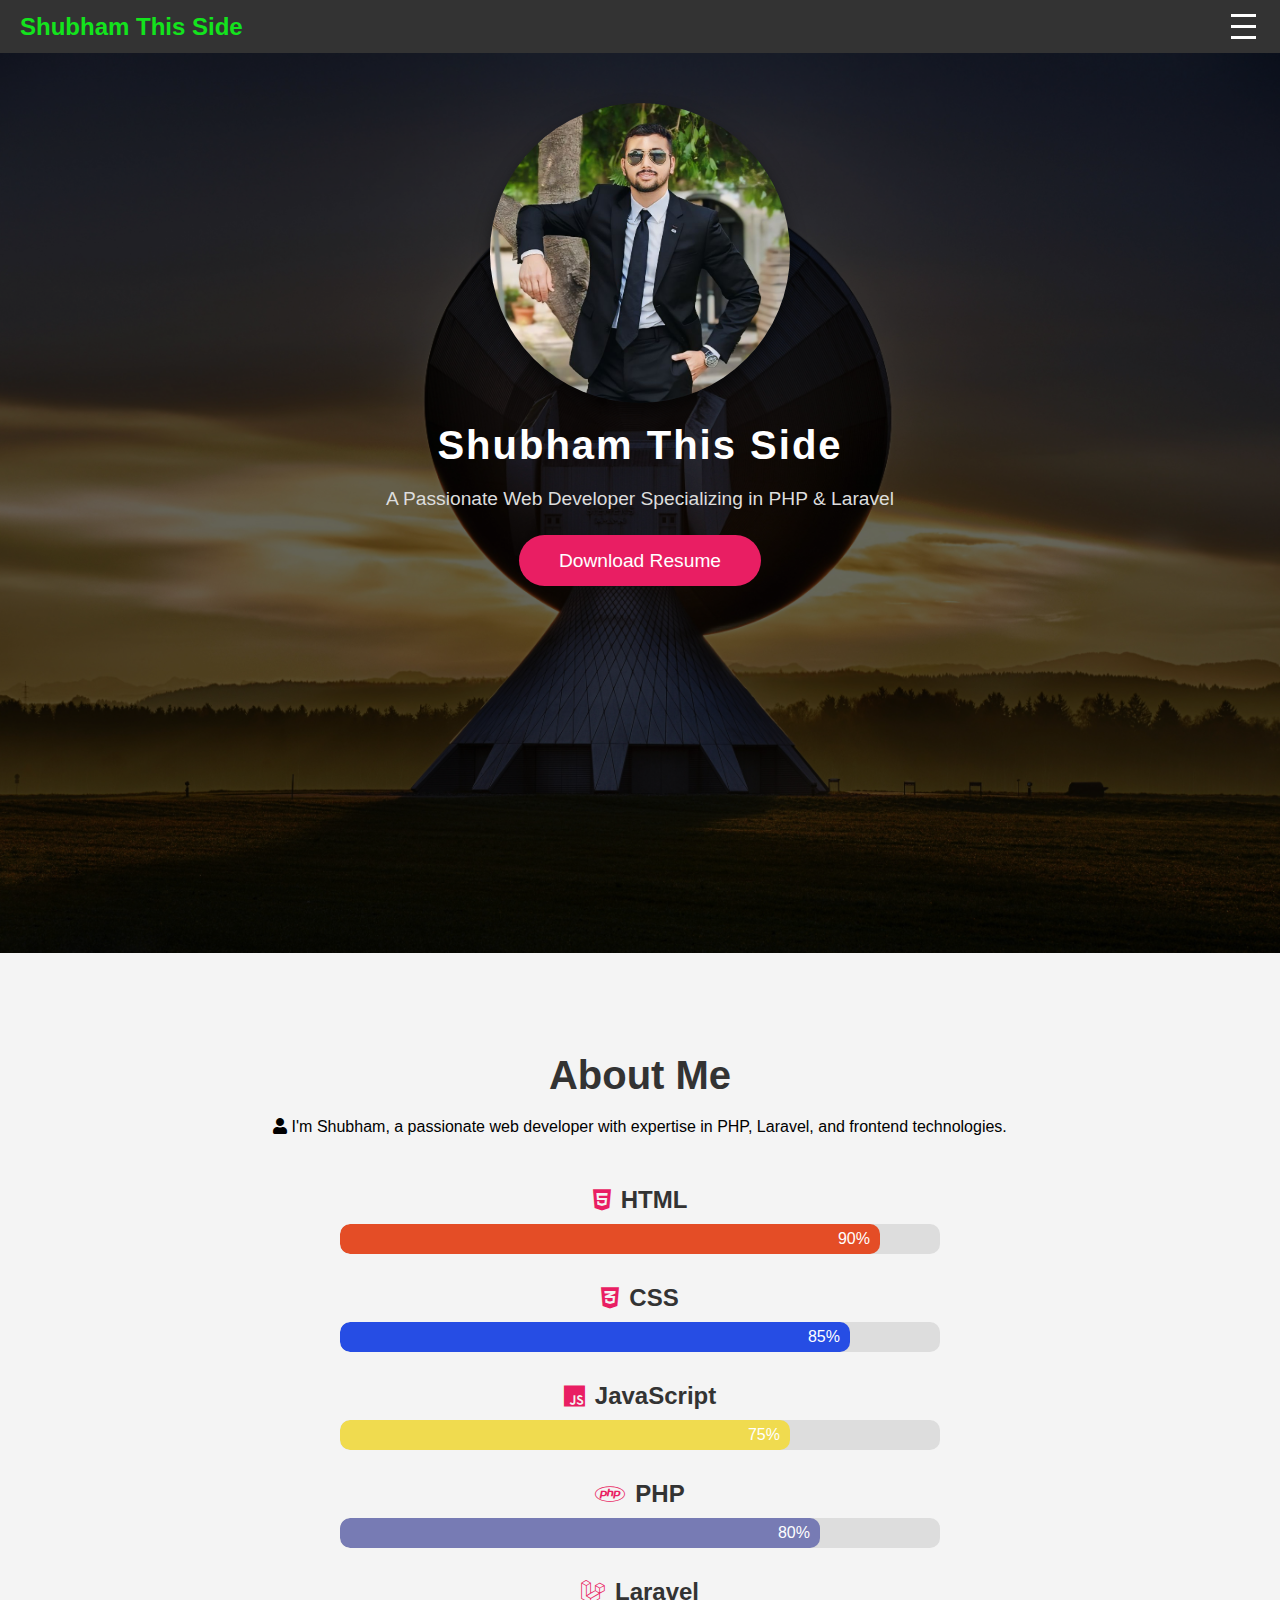
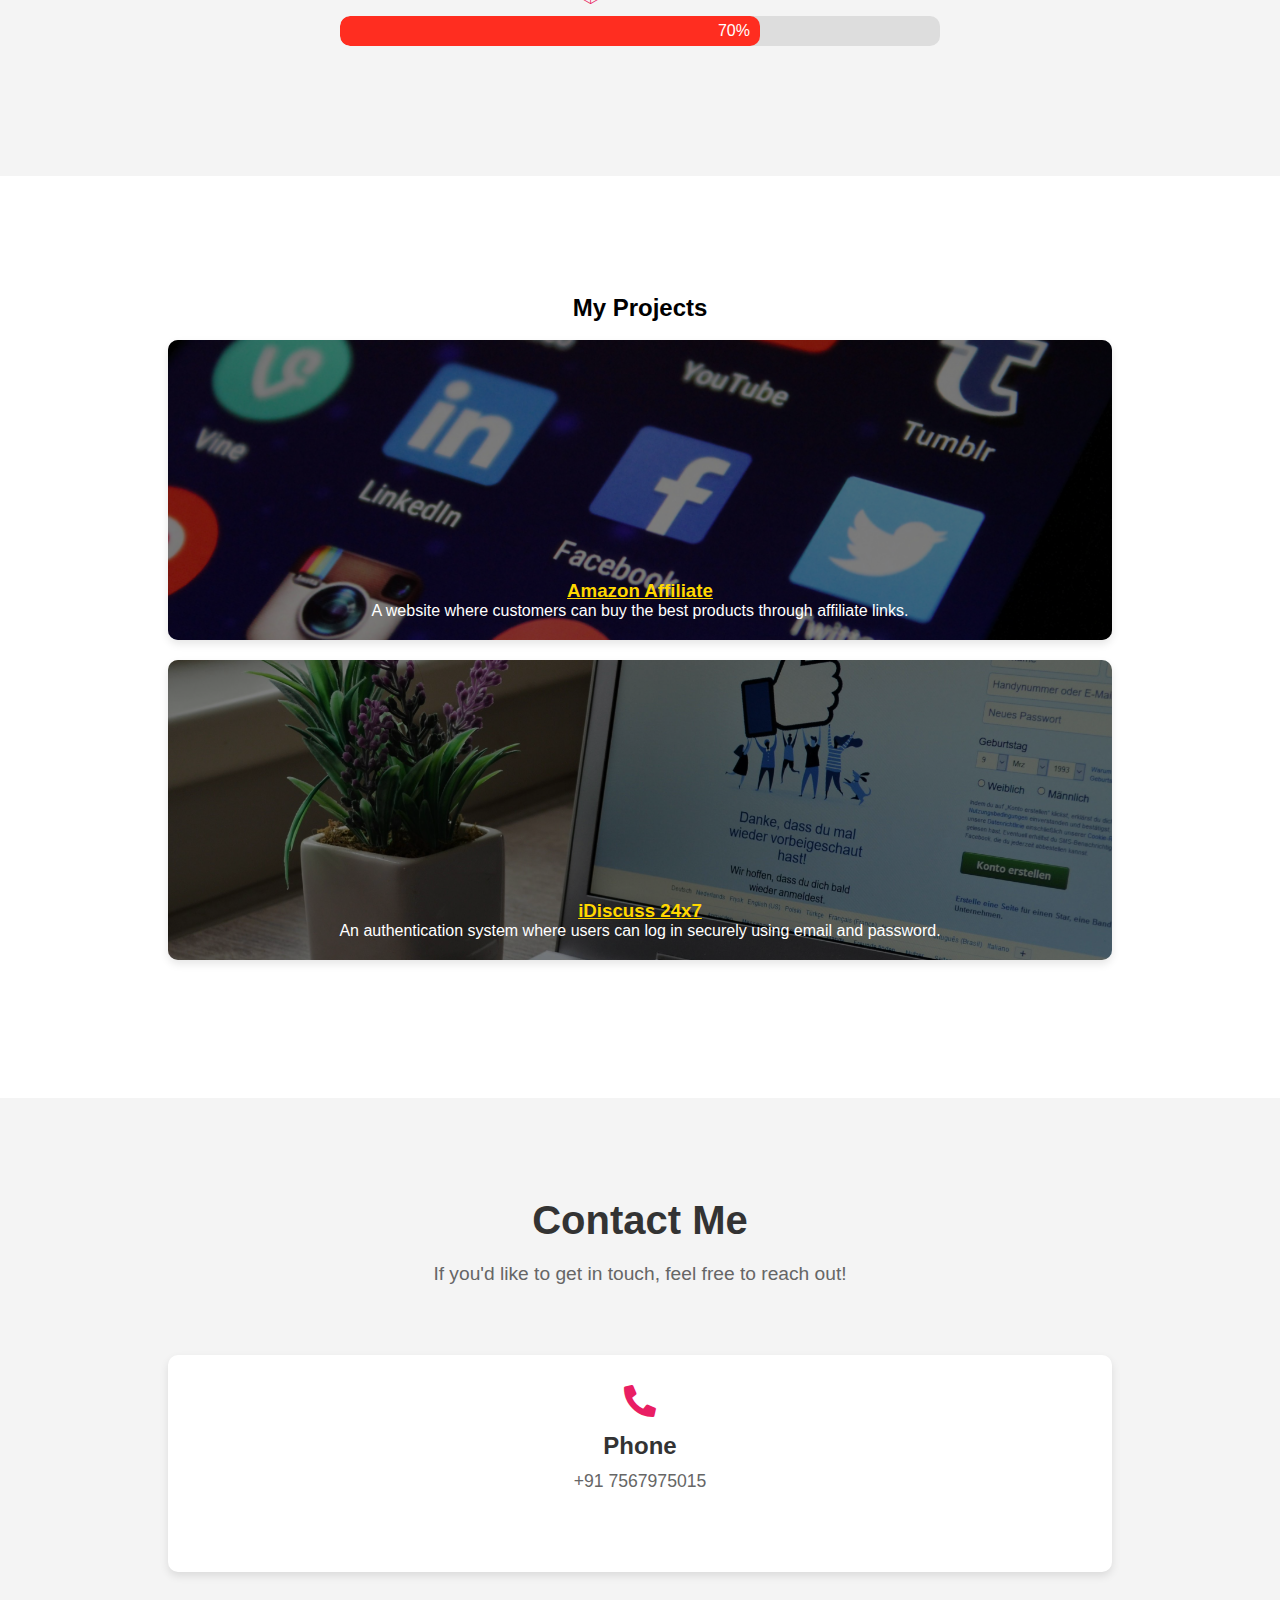
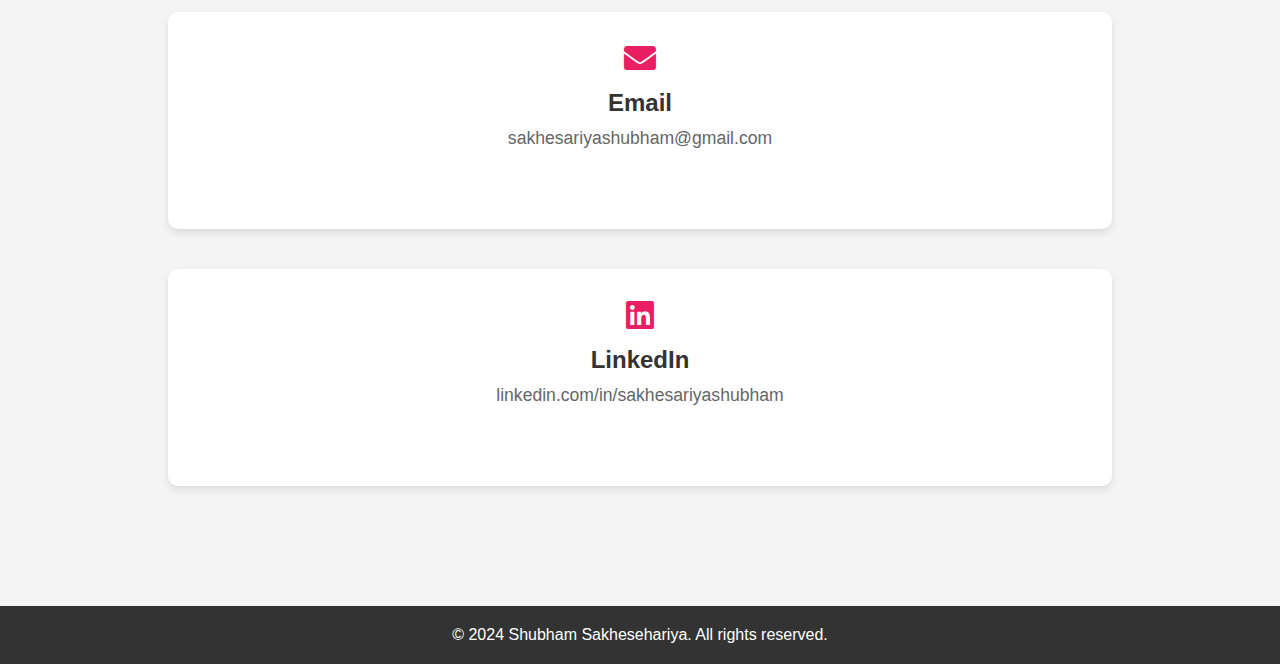
<file: index.html>
<!DOCTYPE html>
<html lang="en">
<head>
    <meta charset="UTF-8">
    <meta name="viewport" content="width=device-width, initial-scale=1.0">
    <meta http-equiv="X-UA-Compatible" content="IE=edge">
    <title>Shubham's Portfolio</title>
    <link rel="stylesheet" href="https://cdnjs.cloudflare.com/ajax/libs/font-awesome/5.15.4/css/all.min.css">
    <link rel="stylesheet" href="style.css">
</head>
<body>

<!-- Navbar -->
<nav>
    <div class="logo">
        <h1>Shubham This Side</h1>
    </div>
    <ul class="nav-links" id="nav-links">
        <li><a href="#home">Home</a></li>
        <li><a href="#about">About</a></li>
        <li><a href="projects.html">Projects</a></li>
        <li><a href="#contact">Contact</a></li>
    </ul>
    <div class="burger" id="burger">
        <div class="line1"></div>
        <div class="line2"></div>
        <div class="line3"></div>
    </div>
</nav>

   <!-- Hero Section -->
<!-- Modern Hero Section -->
<section id="home" class="hero" href="#home">
    <div class="hero-overlay">
        <div class="hero-container">
            <!-- Round Image Placeholder -->
            <div class="hero-image">
                <img src="images/Cover.jpeg" alt="Shubham's Photo">
            </div>
            <!-- Intro Text -->
            <div class="hero-text">
                <h2>Shubham This Side</h2>
                <p>A Passionate Web Developer Specializing in PHP & Laravel</p>
                <a href="https://drive.google.com/file/d/1jzE4C4CNJUqN4K6JRsxZU7DXnpryz7GO/view?usp=drivesdk" class="cta">Download Resume</a>
            </div>
        </div>
    </div>
</section>


    <!-- About Section -->
    <section id="about" class="section about" href="#about">
        <h2>About Me</h2>
        <p><i class="fas fa-user"></i> I'm Shubham, a passionate web developer with expertise in PHP, Laravel, and frontend technologies.</p>
        
        <div class="about-skills">
            <div class="skill">
                <h3><i class="fab fa-html5"></i> HTML</h3>
                <div class="skill-bar">
                    <div class="skill-level html">90%</div>
                </div>
            </div>
    
            <div class="skill">
                <h3><i class="fab fa-css3-alt"></i> CSS</h3>
                <div class="skill-bar">
                    <div class="skill-level css">85%</div>
                </div>
            </div>
    
            <div class="skill">
                <h3><i class="fab fa-js"></i> JavaScript</h3>
                <div class="skill-bar">
                    <div class="skill-level js">75%</div>
                </div>
            </div>
    
            <div class="skill">
                <h3><i class="fab fa-php"></i> PHP</h3>
                <div class="skill-bar">
                    <div class="skill-level php">80%</div>
                </div>
            </div>
    
            <div class="skill">
                <h3><i class="fab fa-laravel"></i> Laravel</h3>
                <div class="skill-bar">
                    <div class="skill-level laravel">70%</div>
                </div>
            </div>
        </div>
    </section>
    
    
<br>
    <!-- Projects Section -->
    <section id="projects" class="section projects" href="#projects">
        <h2>My Projects</h2>
        <br>
        <div class="project-list">
            <div class="project-item" style="background-image: url('images/Affiliate.jpg');">
                <h3><a href="http://amazon-affiliate.42web.io/?i=1" style="color: gold;"> Amazon Affiliate</a></h3>
                <p>A website where customers can buy the best products through affiliate links.</p>
            </div>
            <div class="project-item" style="background-image: url('images/Autheentication.jpg');">
                <h3><a href="http://authentication-sys.rf.gd/?i=1" style="color: gold;"> iDiscuss 24x7</a></h3>
                <p>An authentication system where users can log in securely using email and password.</p>
            </div>
        </div>
    </section>    
<br>
    <!-- Contact Section -->
    <section id="contact" class="section contact" href="#contact">
        <h2>Contact Me</h2>
        <p>If you'd like to get in touch, feel free to reach out!</p>
        
        <div class="contact-cards">
            <div class="contact-card">
                <i class="fas fa-phone-alt"></i>
                <h3>Phone</h3>
                <p><a href="tel:+917567975015">+91 7567975015</a></p>
            </div>
            <div class="contact-card">
                <i class="fas fa-envelope"></i>
                <h3>Email</h3>
                <p><a href="mailto:sakhesariyashubham@gmail.com">sakhesariyashubham@gmail.com</a></p>
            </div>
            <div class="contact-card">
                <i class="fab fa-linkedin"></i>
                <h3>LinkedIn</h3>
                <p><a href="https://www.linkedin.com/in/sakhesariyashubham/">linkedin.com/in/sakhesariyashubham</a></p>
            </div>
        </div>
    </section>
    

    <!-- Footer -->
    <footer>
        <p>&copy; 2024 Shubham Sakhesehariya. All rights reserved.</p>
    </footer>

    <!-- JavaScript -->
    <script>
document.addEventListener("DOMContentLoaded", function() {
    const burger = document.getElementById('burger');
    const navLinks = document.getElementById('nav-links');

    burger.addEventListener('click', function() {
        navLinks.classList.toggle('nav-active');
    });
});

    </script>
</body>
</html>
</file>
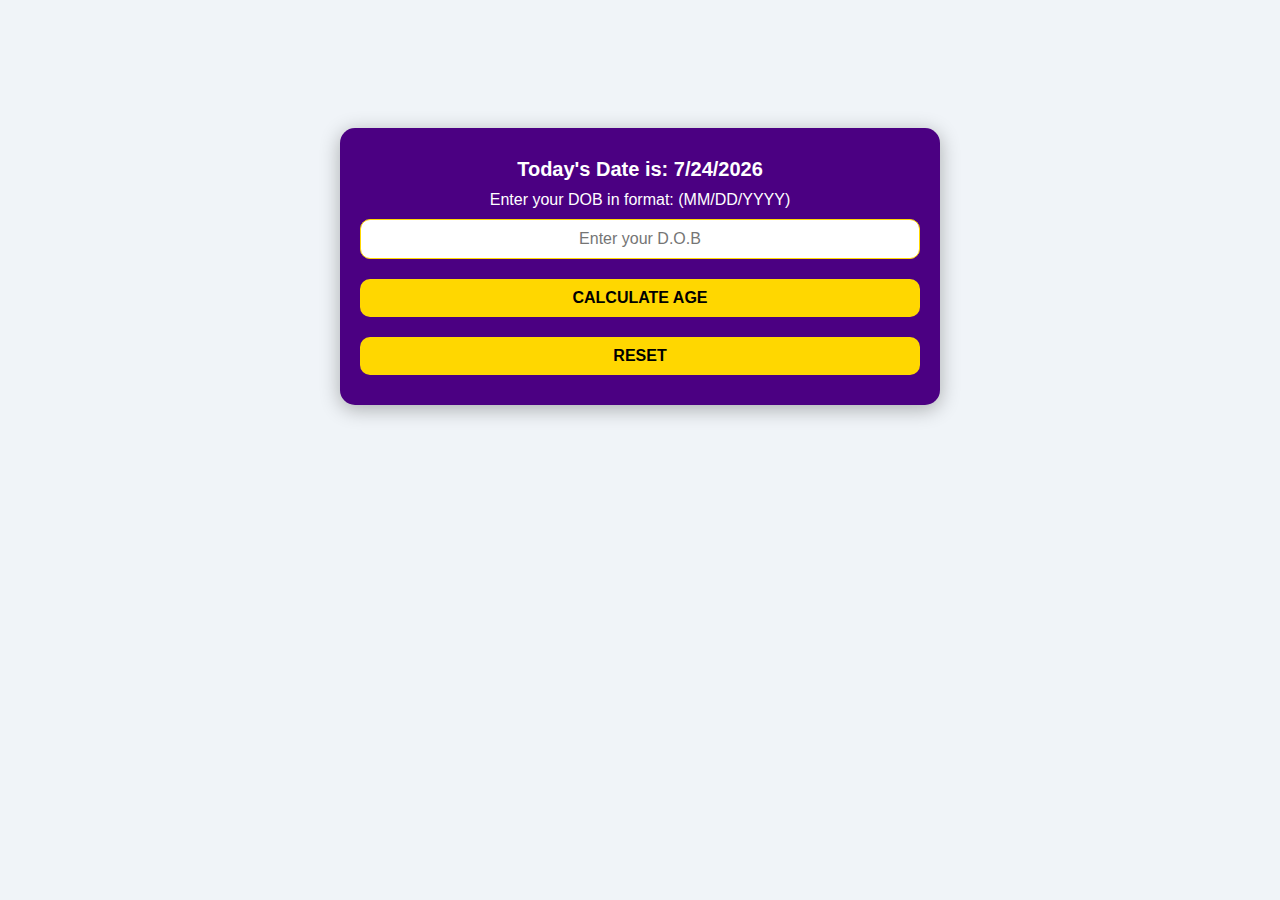
<file: Age_Calculator.html>
<!DOCTYPE html>
<html lang="en">
<head>
    <meta charset="UTF-8">
    <meta http-equiv="X-UA-Compatible" content="IE=edge">
    <meta name="viewport" content="width=device-width, initial-scale=1.0">
    <title>Age Calculator</title>
    <style>
        * {
            margin: 0;
            padding: 0;
            box-sizing: border-box;
            font-family: 'Arial', sans-serif;
        }

        body {
            background-color: #f0f4f8; /* Light background for contrast */
        }

        .container {
            display: flex;
            flex-direction: column;
            justify-content: center;
            align-items: center;
            width: 90%;
            max-width: 600px;
            margin: 10% auto;
            padding: 20px;
            background-color: #4b0082; /* Indigo color */
            box-shadow: 0 4px 20px rgba(0, 0, 0, 0.3);
            border-radius: 15px;
            color: white;
        }

        #currDate {
            font-size: 20px;
            margin: 10px 0;
            font-weight: bold;
            text-align: center;
        }

        input {
            font-size: 16px;
            padding: 10px;
            margin: 10px 0;
            text-align: center;
            border-radius: 10px;
            border: 1px solid #ffd700; /* Gold color */
            width: 100%;
            transition: border-color 0.3s;
        }

        input:focus {
            border-color: #fff; /* Change border color on focus */
            outline: none;
        }

        button {
            font-size: 16px;
            padding: 10px;
            border-radius: 10px;
            border: none;
            background-color: #ffd700; /* Gold color */
            color: black;
            margin: 10px 0;
            text-transform: uppercase;
            font-weight: bold;
            cursor: pointer;
            transition: background-color 0.3s, color 0.3s;
            width: 100%;
        }

        button:hover {
            background-color: white;
            color: #4b0082; /* Indigo color */
        }

        #displayAge {
            display: flex;
            align-items: center;
            justify-content: center;
            width: 100%;
            height: 150px;
            background-color: #e74c3c; /* Red color */
            border-radius: 15px;
            margin-top: 20px;
            visibility: hidden;
            transition: visibility 0.3s;
        }

        #age {
            color: white;
            font-size: 24px;
            font-weight: bold;
            text-align: center;
        }

        /* Media Queries for Responsiveness */
        @media (max-width: 600px) {
            .container {
                padding: 15px;
            }

            #currDate {
                font-size: 18px;
            }

            input,
            button {
                font-size: 14px;
            }

            #age {
                font-size: 20px;
            }
        }
    </style>
</head>
<body>
    <div class="container">
        <p id="currDate"></p>
        <p>Enter your DOB in format: (MM/DD/YYYY)</p>
        <input type="text" placeholder="Enter your D.O.B" id="DOB">
        <button id="CalcAge">Calculate Age</button>
        <button id="Reset">Reset</button>
    </div>
    <div id="displayAge">
        <p id="age"></p>
    </div>
    <script>
        let currDate = document.getElementById("currDate");
        let dateOfBirth = document.querySelector("#DOB");
        const CalcAge = document.getElementById("CalcAge");
        const Reset = document.getElementById("Reset");
        const displayAge = document.getElementById("displayAge");
        const Age = document.getElementById("age");
        var today = new Date();
        currDate.innerText = `Today's Date is: ${today.toLocaleDateString('en-US')}`;

        const calculateAge = () => {
            var birthDate = new Date(dateOfBirth.value);
            if (isNaN(birthDate.getTime())) {
                Age.innerText = 'Please enter a valid date (MM/DD/YYYY).';
                displayAge.style.visibility = "visible";
                return;
            }

            var ageYears = today.getFullYear() - birthDate.getFullYear();
            var ageMonths = today.getMonth() - birthDate.getMonth();
            var ageDays = today.getDate() - birthDate.getDate();

            if (ageDays < 0) {
                ageMonths--;
                ageDays += new Date(today.getFullYear(), today.getMonth(), 0).getDate(); // Get days in previous month
            }
            if (ageMonths < 0) {
                ageYears--;
                ageMonths += 12; // Adjust months
            }

            displayAge.style.visibility = "visible";
            Age.innerText = `You are ${ageYears} years, ${ageMonths} months, and ${ageDays} days old.`;
        };

        CalcAge.addEventListener("click", () => {
            if (dateOfBirth.value.trim() === "") {
                Age.innerText = 'Please enter your D.O.B.';
                displayAge.style.visibility = "visible";
            } else {
                calculateAge();
            }
        });

        Reset.addEventListener("click", () => {
            dateOfBirth.value = '';
            Age.innerText = '';
            displayAge.style.visibility = "hidden";
        });
    </script>
</body>
</html>
</file>
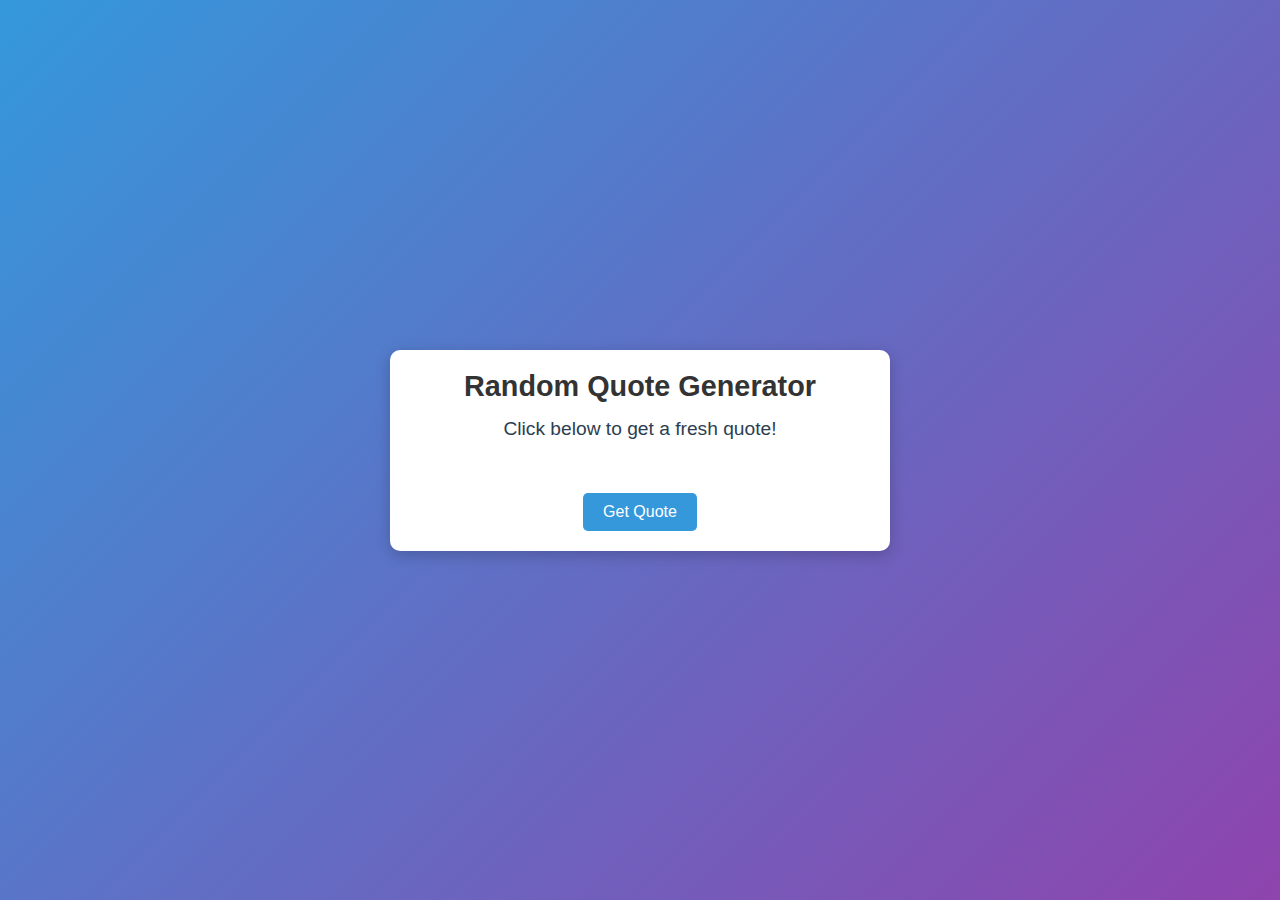
<file: Ai_quote_generator.html>
<!DOCTYPE html>
<html lang="en">
<head>
    <meta charset="UTF-8">
    <meta name="viewport" content="width=device-width, initial-scale=1.0">
    <title>Random Quote Generator</title>
    <style>
        /* Reset and Base Styling */
        * {
            margin: 0;
            padding: 0;
            box-sizing: border-box;
        }

        body {
            font-family: Arial, sans-serif;
            display: flex;
            align-items: center;
            justify-content: center;
            min-height: 100vh;
            background: linear-gradient(135deg, #3498db, #8e44ad);
            color: #333;
        }

        /* Container Styling */
        .container {
            background-color: #fff;
            padding: 20px;
            width: 90%;
            max-width: 500px;
            text-align: center;
            border-radius: 10px;
            box-shadow: 0 4px 15px rgba(0, 0, 0, 0.2);
        }

        /* Title Styling */
        h1 {
            color: #333;
            margin-bottom: 15px;
            font-size: 1.8em;
        }

        /* Quote Text Styling */
        #quoteText {
            font-size: 1.2em;
            color: #2c3e50;
            margin: 15px 0;
            min-height: 60px;
        }

        /* Button Styling */
        button {
            background-color: #3498db;
            color: #fff;
            border: none;
            padding: 10px 20px;
            font-size: 1em;
            cursor: pointer;
            border-radius: 5px;
            transition: background-color 0.3s, transform 0.3s;
        }

        button.loading {
            background-color: #ddd;
            cursor: not-allowed;
        }

        button:hover:not(.loading) {
            background-color: #2980b9;
            transform: scale(1.05);
        }
    </style>
</head>
<body>

    <div class="container">
        <h1>Random Quote Generator</h1>
        <p id="quoteText">Click below to get a fresh quote!</p>
        <button id="getQuoteBtn">Get Quote</button>
    </div>

    <script>
        const quotes = [
            "The greatest glory in living lies not in never falling, but in rising every time we fall. - Nelson Mandela",
            "The way to get started is to quit talking and begin doing. - Walt Disney",
            "Life is what happens when you're busy making other plans. - John Lennon",
            "The purpose of our lives is to be happy. - Dalai Lama",
            "Get busy living or get busy dying. - Stephen King",
            "You have within you right now, everything you need to deal with whatever the world can throw at you. - Brian Tracy",
            "Believe you can and you're halfway there. - Theodore Roosevelt",
            "The only impossible journey is the one you never begin. - Tony Robbins",
            "Act as if what you do makes a difference. It does. - William James",
            "Success is not the key to happiness. Happiness is the key to success. If you love what you are doing, you will be successful. - Albert Schweitzer",
            "Life is either a daring adventure or nothing at all. - Helen Keller",
            "In three words I can sum up everything I've learned about life: it goes on. - Robert Frost",
            "To live is the rarest thing in the world. Most people exist, that is all. - Oscar Wilde",
            "You only live once, but if you do it right, once is enough. - Mae West",
            "Good friends, good books and a sleepy conscience: this is the ideal life. - Mark Twain",
            "The best way to predict the future is to invent it. - Alan Kay",
            "Not how long, but how well you have lived is the main thing. - Seneca",
            "Life isn't about finding yourself. Life is about creating yourself. - George Bernard Shaw",
            "The only way to do great work is to love what you do. - Steve Jobs",
            "You miss 100% of the shots you don’t take. - Wayne Gretzky",
            "Life is what we make it, always has been, always will be. - Grandma Moses",
            "The only limit to our realization of tomorrow will be our doubts of today. - Franklin D. Roosevelt",
            "It does not matter how slowly you go as long as you do not stop. - Confucius",
            "Keep smiling, because life is a beautiful thing and there's so much to smile about. - Marilyn Monroe",
            "Happiness is not something ready-made. It comes from your own actions. - Dalai Lama",
            "Life is short, and it's up to you to make it sweet. - Sarah Louise Delany",
            "To be yourself in a world that is constantly trying to make you something else is the greatest accomplishment. - Ralph Waldo Emerson",
            "The purpose of our lives is to be happy. - Dalai Lama",
            "The biggest adventure you can take is to live the life of your dreams. - Oprah Winfrey",
            "You can't use up creativity. The more you use, the more you have. - Maya Angelou",
            "Life is really simple, but we insist on making it complicated. - Confucius",
            "Do not go where the path may lead, go instead where there is no path and leave a trail. - Ralph Waldo Emerson",
            "Success usually comes to those who are too busy to be looking for it. - Henry David Thoreau",
            "Don’t count the days, make the days count. - Muhammad Ali",
            "The future belongs to those who believe in the beauty of their dreams. - Eleanor Roosevelt",
            "The journey of a thousand miles begins with one step. - Lao Tzu",
            "If you want to live a happy life, tie it to a goal, not to people or things. - Albert Einstein",
            "You must be the change you wish to see in the world. - Mahatma Gandhi",
            "The mind is everything. What you think you become. - Buddha",
            "Your time is limited, so don't waste it living someone else's life. - Steve Jobs",
            "The best revenge is massive success. - Frank Sinatra",
            "Dream big and dare to fail. - Norman Vaughan",
            "Life is not measured by the number of breaths we take, but by the moments that take our breath away. - Maya Angelou",
            "A person who never made a mistake never tried anything new. - Albert Einstein",
            "What lies behind us and what lies before us are tiny matters compared to what lies within us. - Ralph Waldo Emerson",
            "Life is either a great adventure or nothing. - Helen Keller",
            "To be yourself in a world that is constantly trying to make you something else is the greatest accomplishment. - Ralph Waldo Emerson",
            "Success is not final, failure is not fatal: It is the courage to continue that counts. - Winston S. Churchill",
            "It is our choices, far more than our abilities, that show what we truly are. - J.K. Rowling",
            "What you get by achieving your goals is not as important as what you become by achieving your goals. - Zig Ziglar",
            "Act as if what you do makes a difference. It does. - William James",
            "You only live once, but if you do it right, once is enough. - Mae West",
            "The best way to find yourself is to lose yourself in the service of others. - Mahatma Gandhi",
            "Life is short, and it's up to you to make it sweet. - Sarah Louise Delany",
            "The only limit to our realization of tomorrow will be our doubts of today. - Franklin D. Roosevelt",
            "Believe you can and you're halfway there. - Theodore Roosevelt",
            "Success is how high you bounce when you hit bottom. - George S. Patton",
            "What we think, we become. - Buddha",
            "Do what you can, with what you have, where you are. - Theodore Roosevelt",
            "Life is like riding a bicycle. To keep your balance, you must keep moving. - Albert Einstein",
            "The only way to do great work is to love what you do. - Steve Jobs",
            "The biggest adventure you can take is to live the life of your dreams. - Oprah Winfrey",
            "Life isn't about finding yourself. Life is about creating yourself. - George Bernard Shaw",
            "To live is the rarest thing in the world. Most people exist, that is all. - Oscar Wilde",
            "You have within you right now, everything you need to deal with whatever the world can throw at you. - Brian Tracy",
            "Happiness is not something ready-made. It comes from your own actions. - Dalai Lama",
            "Don't watch the clock; do what it does. Keep going. - Sam Levenson",
            "You miss 100% of the shots you don’t take. - Wayne Gretzky",
            "Do not wait to strike till the iron is hot, but make it hot by striking. - William Butler Yeats",
            "Success is not how high you have climbed, but how you make a positive difference to the world. - Roy T. Bennett",
            "I find that the harder I work, the more luck I seem to have. - Thomas Jefferson",
            "Your time is limited, so don’t waste it living someone else’s life. - Steve Jobs",
            "Life is not about waiting for the storm to pass but learning to dance in the rain. - Vivian Greene",
            "If you cannot do great things, do small things in a great way. - Napoleon Hill",
            "You are never too old to set another goal or to dream a new dream. - C.S. Lewis",
            "The best way to predict the future is to create it. - Peter Drucker",
            "If you want to lift yourself up, lift up someone else. - Booker T. Washington",
            "The only impossible journey is the one you never begin. - Tony Robbins",
            "What lies behind us and what lies before us are tiny matters compared to what lies within us. - Ralph Waldo Emerson",
            "The future belongs to those who believe in the beauty of their dreams. - Eleanor Roosevelt",
            "It does not matter how slowly you go as long as you do not stop. - Confucius",
            "Success is walking from failure to failure with no loss of enthusiasm. - Winston Churchill",
            "The best revenge is massive success. - Frank Sinatra",
            "I am not a product of my circumstances. I am a product of my decisions. - Stephen R. Covey",
            "Dream big and dare to fail. - Norman Vaughan",
            "Success usually comes to those who are too busy to be looking for it. - Henry David Thoreau",
            "Happiness is not something ready made. It comes from your own actions. - Dalai Lama",
            "Don't count the days, make the days count. - Muhammad Ali",
            "Life is either a daring adventure or nothing at all. - Helen Keller",
            "To live is the rarest thing in the world. Most people exist, that is all. - Oscar Wilde",
            "Life is really simple, but we insist on making it complicated. - Confucius",
            "Keep smiling, because life is a beautiful thing and there's so much to smile about. - Marilyn Monroe",
            "The purpose of our lives is to be happy. - Dalai Lama",
            "In three words I can sum up everything I've learned about life: it goes on. - Robert Frost",
            "Success is not the key to happiness. Happiness is the key to success. If you love what you are doing, you will be successful. - Albert Schweitzer",
            "The journey of a thousand miles begins with one step. - Lao Tzu",
            "What we fear doing most is usually what we most need to do. - Tim Ferriss",
            "I find that the harder I work, the more luck I seem to have. - Thomas Jefferson",
            "If you want to lift yourself up, lift up someone else. - Booker T. Washington",
            "The mind is everything. What you think you become. - Buddha",
            "Your time is limited, so don't waste it living someone else's life. - Steve Jobs",
            "Success is not final, failure is not fatal: It is the courage to continue that counts. - Winston Churchill",
            "To succeed in life, you need three things: a wishbone, a backbone and a funny bone. - Reba McEntire",
            "The best way to predict the future is to create it. - Peter Drucker",
            "Believe you can and you're halfway there. - Theodore Roosevelt",
            "If you are not willing to risk the usual, you will have to settle for the ordinary. - Jim Rohn",
            "You must be the change you wish to see in the world. - Mahatma Gandhi",
            "Life is 10% what happens to us and 90% how we react to it. - Charles R. Swindoll",
            "What we think, we become. - Buddha",
            "If you want to live a happy life, tie it to a goal, not to people or things. - Albert Einstein",
            "Life is short, and it's up to you to make it sweet. - Sarah Louise Delany",
            "The only limit to our realization of tomorrow will be our doubts of today. - Franklin D. Roosevelt",
            "You can't use up creativity. The more you use, the more you have. - Maya Angelou",
            "Do not go where the path may lead, go instead where there is no path and leave a trail. - Ralph Waldo Emerson",
            "Success usually comes to those who are too busy to be looking for it. - Henry David Thoreau",
            "Don’t count the days, make the days count. - Muhammad Ali",
            "The future belongs to those who believe in the beauty of their dreams. - Eleanor Roosevelt",
            "The journey of a thousand miles begins with one step. - Lao Tzu",
            "If you want to lift yourself up, lift up someone else. - Booker T. Washington",
            "You are never too old to set another goal or to dream a new dream. - C.S. Lewis",
            "Success is how high you bounce when you hit bottom. - George S. Patton",
            "What we fear doing most is usually what we most need to do. - Tim Ferriss",
            "Life is not measured by the number of breaths we take, but by the moments that take our breath away. - Maya Angelou",
            "I am not a product of my circumstances. I am a product of my decisions. - Stephen R. Covey",
            "The only impossible journey is the one you never begin. - Tony Robbins",
            "What lies behind us and what lies before us are tiny matters compared to what lies within us. - Ralph Waldo Emerson",
            "Life is what we make it, always has been, always will be. - Grandma Moses",
            "Act as if what you do makes a difference. It does. - William James",
            "You only live once, but if you do it right, once is enough. - Mae West",
            "Life is either a daring adventure or nothing at all. - Helen Keller",
            "In three words I can sum up everything I've learned about life: it goes on. - Robert Frost",
            "Success is not final, failure is not fatal: It is the courage to continue that counts. - Winston Churchill",
            "You have within you right now, everything you need to deal with whatever the world can throw at you. - Brian Tracy",
            "Believe you can and you're halfway there. - Theodore Roosevelt",
            "Success usually comes to those who are too busy to be looking for it. - Henry David Thoreau",
            "Happiness is not something ready-made. It comes from your own actions. - Dalai Lama",
            "What you get by achieving your goals is not as important as what you become by achieving your goals. - Zig Ziglar",
            "Keep smiling, because life is a beautiful thing and there's so much to smile about. - Marilyn Monroe",
            "Life is like riding a bicycle. To keep your balance, you must keep moving. - Albert Einstein",
            "What lies behind us and what lies before us are tiny matters compared to what lies within us. - Ralph Waldo Emerson",
            "You miss 100% of the shots you don’t take. - Wayne Gretzky",
            "Don't count the days, make the days count. - Muhammad Ali",
            "Life is either a daring adventure or nothing at all. - Helen Keller",
            "To live is the rarest thing in the world. Most people exist, that is all. - Oscar Wilde",
            "Success is how high you bounce when you hit bottom. - George S. Patton",
            "What we think, we become. - Buddha",
            "The journey of a thousand miles begins with one step. - Lao Tzu",
            "Act as if what you do makes a difference. It does. - William James",
            "Success is not the key to happiness. Happiness is the key to success. If you love what you are doing, you will be successful. - Albert Schweitzer",
            "In three words I can sum up everything I've learned about life: it goes on. - Robert Frost",
            "You are never too old to set another goal or to dream a new dream. - C.S. Lewis",
            "The only impossible journey is the one you never begin. - Tony Robbins",
            "If you want to live a happy life, tie it to a goal, not to people or things. - Albert Einstein",
            "Your time is limited, so don't waste it living someone else's life. - Steve Jobs",
            "Keep smiling, because life is a beautiful thing and there's so much to smile about. - Marilyn Monroe",
            "What we think, we become. - Buddha",
            "Life is short, and it's up to you to make it sweet. - Sarah Louise Delany",
            "Success usually comes to those who are too busy to be looking for it. - Henry David Thoreau",
            "The best revenge is massive success. - Frank Sinatra",
            "Dream big and dare to fail. - Norman Vaughan",
            "Happiness is not something ready-made. It comes from your own actions. - Dalai Lama",
            "Do what you can, with what you have, where you are. - Theodore Roosevelt",
            "What you get by achieving your goals is not as important as what you become by achieving your goals. - Zig Ziglar",
            "What we fear doing most is usually what we most need to do. - Tim Ferriss",
            "Success is not how high you have climbed, but how you make a positive difference to the world. - Roy T. Bennett",
            "You have to be odd to be number one. - Dr. Seuss",
            "Don't let the noise of others' opinions drown out your own inner voice. - Steve Jobs",
            "Believe you can and you're halfway there. - Theodore Roosevelt",
            "Life is really simple, but we insist on making it complicated. - Confucius",
            "Success is how high you bounce when you hit bottom. - George S. Patton",
            "Happiness is not something ready-made. It comes from your own actions. - Dalai Lama",
            "Life is what happens when you're busy making other plans. - John Lennon",
            "To live is the rarest thing in the world. Most people exist, that is all. - Oscar Wilde",
            "You only live once, but if you do it right, once is enough. - Mae West",
            "Keep smiling, because life is a beautiful thing and there's so much to smile about. - Marilyn Monroe",
            "Dream big and dare to fail. - Norman Vaughan",
            "Life is what we make it, always has been, always will be. - Grandma Moses",
            "Success is walking from failure to failure with no loss of enthusiasm. - Winston Churchill",
            "Success is not final, failure is not fatal: It is the courage to continue that counts. - Winston Churchill",
            "Act as if what you do makes a difference. It does. - William James",
            "You are never too old to set another goal or to dream a new dream. - C.S. Lewis",
            "What you get by achieving your goals is not as important as what you become by achieving your goals. - Zig Ziglar",
            "If you want to lift yourself up, lift up someone else. - Booker T. Washington",
            "The best way to predict the future is to create it. - Peter Drucker",
            "You can't use up creativity. The more you use, the more you have. - Maya Angelou",
            "What lies behind us and what lies before us are tiny matters compared to what lies within us. - Ralph Waldo Emerson",
            "What we think, we become. - Buddha",
            "Success usually comes to those who are too busy to be looking for it. - Henry David Thoreau",
            "To succeed in life, you need three things: a wishbone, a backbone and a funny bone. - Reba McEntire",
            "If you want to live a happy life, tie it to a goal, not to people or things. - Albert Einstein",
            "Life is not about waiting for the storm to pass but learning to dance in the rain. - Vivian Greene",
            "Life is either a daring adventure or nothing at all. - Helen Keller",
            "Don't count the days, make the days count. - Muhammad Ali",
            "The only impossible journey is the one you never begin. - Tony Robbins",
            "Believe you can and you're halfway there. - Theodore Roosevelt",
            "Your time is limited, so don't waste it living someone else's life. - Steve Jobs",
            "The only way to do great work is to love what you do. - Steve Jobs",
            "Keep smiling, because life is a beautiful thing and there's so much to smile about. - Marilyn Monroe",
            "Success is how high you bounce when you hit bottom. - George S. Patton",
            "Act as if what you do makes a difference. It does. - William James",
            "You have to be odd to be number one. - Dr. Seuss",
            "What we fear doing most is usually what we most need to do. - Tim Ferriss",
            "Life is 10% what happens to us and 90% how we react to it. - Charles R. Swindoll",
            "To live is the rarest thing in the world. Most people exist, that is all. - Oscar Wilde",
            "Life is what we make it, always has been, always will be. - Grandma Moses",
            "The journey of a thousand miles begins with one step. - Lao Tzu",
            "Success is not final, failure is not fatal: It is the courage to continue that counts. - Winston Churchill",
            "Life isn't about finding yourself. Life is about creating yourself. - George Bernard Shaw",
            "The only way to do great work is to love what you do. - Steve Jobs",
            "You only live once, but if you do it right, once is enough. - Mae West",
            "Happiness is not something ready-made. It comes from your own actions. - Dalai Lama",
            "What you get by achieving your goals is not as important as what you become by achieving your goals. - Zig Ziglar",
            "Keep smiling, because life is a beautiful thing and there's so much to smile about. - Marilyn Monroe",
            "What lies behind us and what lies before us are tiny matters compared to what lies within us. - Ralph Waldo Emerson",
            "Life is short, and it's up to you to make it sweet. - Sarah Louise Delany",
            "You must be the change you wish to see in the world. - Mahatma Gandhi",
            "Success is how high you bounce when you hit bottom. - George S. Patton",
            "Believe you can and you're halfway there. - Theodore Roosevelt",
            "Act as if what you do makes a difference. It does. - William James",
            "Dream big and dare to fail. - Norman Vaughan",
            "Don't count the days, make the days count. - Muhammad Ali",
            "If you want to lift yourself up, lift up someone else. - Booker T. Washington",
            "Success usually comes to those who are too busy to be looking for it. - Henry David Thoreau",
            "Life is either a daring adventure or nothing at all. - Helen Keller",
            "To live is the rarest thing in the world. Most people exist, that is all. - Oscar Wilde",
            "You are never too old to set another goal or to dream a new dream. - C.S. Lewis",
            "The only impossible journey is the one you never begin. - Tony Robbins",
            "Life is what we make it, always has been, always will be. - Grandma Moses",
            "Life is what happens when you're busy making other plans. - John Lennon",
            "Success is walking from failure to failure with no loss of enthusiasm. - Winston Churchill",
            "Life is not about waiting for the storm to pass but learning to dance in the rain. - Vivian Greene",
            "To be yourself in a world that is constantly trying to make you something else is the greatest accomplishment. - Ralph Waldo Emerson",
            "Success is not the key to happiness. Happiness is the key to success. If you love what you are doing, you will be successful. - Albert Schweitzer",
            "You can't use up creativity. The more you use, the more you have. - Maya Angelou",
            "Don't count the days, make the days count. - Muhammad Ali",
            "If you want to lift yourself up, lift up someone else. - Booker T. Washington",
            "Life is 10% what happens to us and 90% how we react to it. - Charles R. Swindoll",
            "What you get by achieving your goals is not as important as what you become by achieving your goals. - Zig Ziglar",
            "Keep smiling, because life is a beautiful thing and there's so much to smile about. - Marilyn Monroe",
            "Believe you can and you're halfway there. - Theodore Roosevelt",
            "The only limit to our realization of tomorrow will be our doubts of today. - Franklin D. Roosevelt",
            "Act as if what you do makes a difference. It does. - William James",
            "The journey of a thousand miles begins with one step. - Lao Tzu",
            "Success is how high you bounce when you hit bottom. - George S. Patton",
            "You are never too old to set another goal or to dream a new dream. - C.S. Lewis",
            "The only way to do great work is to love what you do. - Steve Jobs",
            "Dream big and dare to fail. - Norman Vaughan",
            "What we think, we become. - Buddha",
            "To be yourself in a world that is constantly trying to make you something else is the greatest accomplishment. - Ralph Waldo Emerson",
            "What lies behind us and what lies before us are tiny matters compared to what lies within us. - Ralph Waldo Emerson",
            "Success is walking from failure to failure with no loss of enthusiasm. - Winston Churchill",
            "What we fear doing most is usually what we most need to do. - Tim Ferriss",
            "Life is really simple, but we insist on making it complicated. - Confucius",
            "Success is how high you bounce when you hit bottom. - George S. Patton",
            "Life is not measured by the number of breaths we take, but by the moments that take our breath away. - Maya Angelou",
            "Success usually comes to those who are too busy to be looking for it. - Henry David Thoreau",
            "The future belongs to those who believe in the beauty of their dreams. - Eleanor Roosevelt",
            "Keep smiling, because life is a beautiful thing and there's so much to smile about. - Marilyn Monroe",
            "Life is what we make it, always has been, always will be. - Grandma Moses",
            "You can't use up creativity. The more you use, the more you have. - Maya Angelou",
            "What you get by achieving your goals is not as important as what you become by achieving your goals. - Zig Ziglar",
            "Success is not final, failure is not fatal: It is the courage to continue that counts. - Winston Churchill",
            "Believe you can and you're halfway there. - Theodore Roosevelt",
            "The only impossible journey is the one you never begin. - Tony Robbins",
            "Don't count the days, make the days count. - Muhammad Ali",
            "To live is the rarest thing in the world. Most people exist, that is all. - Oscar Wilde",
            "You only live once, but if you do it right, once is enough. - Mae West",
            "Success is walking from failure to failure with no loss of enthusiasm. - Winston Churchill",
            "Life is 10% what happens to us and 90% how we react to it. - Charles R. Swindoll",
            "If you want to lift yourself up, lift up someone else. - Booker T. Washington",
            "What we think, we become. - Buddha",
            "The best way to predict the future is to create it. - Peter Drucker",
            "Life is short, and it's up to you to make it sweet. - Sarah Louise Delany",
            "Life is what we make it, always has been, always will be. - Grandma Moses",
            "Act as if what you do makes a difference. It does. - William James",
            "Success is how high you bounce when you hit bottom. - George S. Patton",
            "The journey of a thousand miles begins with one step. - Lao Tzu",
            "You are never too old to set another goal or to dream a new dream. - C.S. Lewis",
            "Success is not the key to happiness. Happiness is the key to success. If you love what you are doing, you will be successful. - Albert Schweitzer",
            "Happiness is not something ready-made. It comes from your own actions. - Dalai Lama",
            "Life is really simple, but we insist on making it complicated. - Confucius",
            "Don't count the days, make the days count. - Muhammad Ali",
            "Success usually comes to those who are too busy to be looking for it. - Henry David Thoreau",
            "To succeed in life, you need three things: a wishbone, a backbone and a funny bone. - Reba McEntire",
            "Dream big and dare to fail. - Norman Vaughan",
            "Life is not about waiting for the storm to pass but learning to dance in the rain. - Vivian Greene",
            "Believe you can and you're halfway there. - Theodore Roosevelt",
            "You have to be odd to be number one. - Dr. Seuss",
            "Keep smiling, because life is a beautiful thing and there's so much to smile about. - Marilyn Monroe",
            "Success is how high you bounce when you hit bottom. - George S. Patton",
            "Success is walking from failure to failure with no loss of enthusiasm. - Winston Churchill",
            "The journey of a thousand miles begins with one step. - Lao Tzu",
            "If you want to lift yourself up, lift up someone else. - Booker T. Washington",
            "What lies behind us and what lies before us are tiny matters compared to what lies within us. - Ralph Waldo Emerson",
            "To live is the rarest thing in the world. Most people exist, that is all. - Oscar Wilde",
            "Life is 10% what happens to us and 90% how we react to it. - Charles R. Swindoll",
            "You miss 100% of the shots you don’t take. - Wayne Gretzky",
            "What we fear doing most is usually what we most need to do. - Tim Ferriss",
            "You only live once, but if you do it right, once is enough. - Mae West",
            "The best way to predict the future is to create it. - Peter Drucker",
            "If you want to live a happy life, tie it to a goal, not to people or things. - Albert Einstein",
            "Keep smiling, because life is a beautiful thing and there's so much to smile about. - Marilyn Monroe",
            "Act as if what you do makes a difference. It does. - William James",
            "Success is not final, failure is not fatal: It is the courage to continue that counts. - Winston Churchill",
            "Life is what we make it, always has been, always will be. - Grandma Moses",
            "Believe you can and you're halfway there. - Theodore Roosevelt",
            "You are never too old to set another goal or to dream a new dream. - C.S. Lewis",
            "The journey of a thousand miles begins with one step. - Lao Tzu",
            "Don't count the days, make the days count. - Muhammad Ali",
            "Life is short, and it's up to you to make it sweet. - Sarah Louise Delany",
            "Success is walking from failure to failure with no loss of enthusiasm. - Winston Churchill",
            "What we fear doing most is usually what we most need to do. - Tim Ferriss",
            "What lies behind us and what lies before us are tiny matters compared to what lies within us. - Ralph Waldo Emerson",
            "Keep smiling, because life is a beautiful thing and there's so much to smile about. - Marilyn Monroe",
            "Success usually comes to those who are too busy to be looking for it. - Henry David Thoreau",
            "Dream big and dare to fail. - Norman Vaughan",
            "What you get by achieving your goals is not as important as what you become by achieving your goals. - Zig Ziglar",
            "You must be the change you wish to see in the world. - Mahatma Gandhi",
            "Life is not about waiting for the storm to pass but learning to dance in the rain. - Vivian Greene",
            "Success is not the key to happiness. Happiness is the key to success. If you love what you are doing, you will be successful. - Albert Schweitzer",
            "Success is how high you bounce when you hit bottom. - George S. Patton",
            "If you want to lift yourself up, lift up someone else. - Booker T. Washington",
            "Life is really simple, but we insist on making it complicated. - Confucius",
            "You only live once, but if you do it right, once is enough. - Mae West",
            "Life is what happens when you're busy making other plans. - John Lennon",
            "To be yourself in a world that is constantly trying to make you something else is the greatest accomplishment. - Ralph Waldo Emerson",
            "Keep smiling, because life is a beautiful thing and there's so much to smile about. - Marilyn Monroe",
            "Act as if what you do makes a difference. It does. - William James",
            "Dream big and dare to fail. - Norman Vaughan",
            "You are never too old to set another goal or to dream a new dream. - C.S. Lewis",
            "Believe you can and you're halfway there. - Theodore Roosevelt",
            "The best way to predict the future is to create it. - Peter Drucker",
            "You have to be odd to be number one. - Dr. Seuss",
            "Success is not final, failure is not fatal: It is the courage to continue that counts. - Winston Churchill",
            "Life is short, and it's up to you to make it sweet. - Sarah Louise Delany",
            "Life is what we make it, always has been, always will be. - Grandma Moses",
            "What we fear doing most is usually what we most need to do. - Tim Ferriss",
            "Success usually comes to those who are too busy to be looking for it. - Henry David Thoreau",
            "Keep smiling, because life is a beautiful thing and there's so much to smile about. - Marilyn Monroe",
            "Act as if what you do makes a difference. It does. - William James",
            "The only way to do great work is to love what you do. - Steve Jobs",
            "Life is not about waiting for the storm to pass but learning to dance in the rain. - Vivian Greene",
            "Success is walking from failure to failure with no loss of enthusiasm. - Winston Churchill",
            "You must be the change you wish to see in the world. - Mahatma Gandhi",
            "Believe you can and you're halfway there. - Theodore Roosevelt",
            "Success is how high you bounce when you hit bottom. - George S. Patton",
            "The best way to predict the future is to create it. - Peter Drucker",
            "Life is what happens when you're busy making other plans. - John Lennon",
            "You only live once, but if you do it right, once is enough. - Mae West",
            "If you want to lift yourself up, lift up someone else. - Booker T. Washington",
            "Act as if what you do makes a difference. It does. - William James",
            "Don't count the days, make the days count. - Muhammad Ali",
            "The future belongs to those who believe in the beauty of their dreams. - Eleanor Roosevelt",
            "Life is really simple, but we insist on making it complicated. - Confucius",
            "Success is not final, failure is not fatal: It is the courage to continue that counts. - Winston Churchill",
            "The only impossible journey is the one you never begin. - Tony Robbins",
            "Life is either a daring adventure or nothing at all. - Helen Keller",
            "You can't use up creativity. The more you use, the more you have. - Maya Angelou",
            "You are never too old to set another goal or to dream a new dream. - C.S. Lewis",
            "Success is walking from failure to failure with no loss of enthusiasm. - Winston Churchill",
            "Success is not the key to happiness. Happiness is the key to success. If you love what you are doing, you will be successful. - Albert Schweitzer",
            "Keep smiling, because life is a beautiful thing and there's so much to smile about. - Marilyn Monroe",
            "What you get by achieving your goals is not as important as what you become by achieving your goals. - Zig Ziglar",
            "Dream big and dare to fail. - Norman Vaughan",
            "Life is what we make it, always has been, always will be. - Grandma Moses",
            "Believe you can and you're halfway there. - Theodore Roosevelt",
            "The journey of a thousand miles begins with one step. - Lao Tzu",
            "Don't count the days, make the days count. - Muhammad Ali",
            "What we fear doing most is usually what we most need to do. - Tim Ferriss",
            "The only way to do great work is to love what you do. - Steve Jobs",
            "You must be the change you wish to see in the world. - Mahatma Gandhi",
            "What you get by achieving your goals is not as important as what you become by achieving your goals. - Zig Ziglar",
            "Success is not final, failure is not fatal: It is the courage to continue that counts. - Winston Churchill",
            "Success usually comes to those who are too busy to be looking for it. - Henry David Thoreau",
            "If you want to lift yourself up, lift up someone else. - Booker T. Washington",
            "Keep smiling, because life is a beautiful thing and there's so much to smile about. - Marilyn Monroe",
            "Life is really simple, but we insist on making it complicated. - Confucius",
            "Believe you can and you're halfway there. - Theodore Roosevelt",
            "Success is how high you bounce when you hit bottom. - George S. Patton",
            "Act as if what you do makes a difference. It does. - William James",
            "Life is short, and it's up to you to make it sweet. - Sarah Louise Delany",
            "The best way to predict the future is to create it. - Peter Drucker",
            "Life is either a daring adventure or nothing at all. - Helen Keller",
            "You only live once, but if you do it right, once is enough. - Mae West",
            "The only way to do great work is to love what you do. - Steve Jobs",
            "Dream big and dare to fail. - Norman Vaughan",
            "Life is what we make it, always has been, always will be. - Grandma Moses",
            "You are never too old to set another goal or to dream a new dream. - C.S. Lewis",
            "You must be the change you wish to see in the world. - Mahatma Gandhi",
            "Success is walking from failure to failure with no loss of enthusiasm. - Winston Churchill",
            "Life is 10% what happens to us and 90% how we react to it. - Charles R. Swindoll",
            "What we fear doing most is usually what we most need to do. - Tim Ferriss",
            "If you want to live a happy life, tie it to a goal, not to people or things. - Albert Einstein",
            "Keep smiling, because life is a beautiful thing and there's so much to smile about. - Marilyn Monroe",
            "Life is really simple, but we insist on making it complicated. - Confucius",
            "Success usually comes to those who are too busy to be looking for it. - Henry David Thoreau",
            "Act as if what you do makes a difference. It does. - William James",
            "Success is not final, failure is not fatal: It is the courage to continue that counts. - Winston Churchill",
            "What we think, we become. - Buddha",
            "Life is what happens when you're busy making other plans. - John Lennon",
            "What lies behind us and what lies before us are tiny matters compared to what lies within us. - Ralph Waldo Emerson",
            "You can't use up creativity. The more you use, the more you have. - Maya Angelou",
            "Dream big and dare to fail. - Norman Vaughan",
            "Life is short, and it's up to you to make it sweet. - Sarah Louise Delany",
            "Life is not about waiting for the storm to pass but learning to dance in the rain. - Vivian Greene",
            "Success is walking from failure to failure with no loss of enthusiasm. - Winston Churchill",
            "You only live once, but if you do it right, once is enough. - Mae West",
            "Believe you can and you're halfway there. - Theodore Roosevelt",
            "If you want to lift yourself up, lift up someone else. - Booker T. Washington",
            "What you get by achieving your goals is not as important as what you become by achieving your goals. - Zig Ziglar",
            "To live is the rarest thing in the world. Most people exist, that is all. - Oscar Wilde",
            "You must be the change you wish to see in the world. - Mahatma Gandhi",
            "Success is how high you bounce when you hit bottom. - George S. Patton",
            "The only impossible journey is the one you never begin. - Tony Robbins",
            "Act as if what you do makes a difference. It does. - William James",
            "Life is really simple, but we insist on making it complicated. - Confucius",
            "Keep smiling, because life is a beautiful thing and there's so much to smile about. - Marilyn Monroe",
            "Life is what we make it, always has been, always will be. - Grandma Moses",
            "You are never too old to set another goal or to dream a new dream. - C.S. Lewis",
            "Dream big and dare to fail. - Norman Vaughan",
            "You only live once, but if you do it right, once is enough. - Mae West",
            "Success usually comes to those who are too busy to be looking for it. - Henry David Thoreau",
            "Life is 10% what happens to us and 90% how we react to it. - Charles R. Swindoll",
            "If you want to lift yourself up, lift up someone else. - Booker T. Washington",
            "What lies behind us and what lies before us are tiny matters compared to what lies within us. - Ralph Waldo Emerson",
            "Believe you can and you're halfway there. - Theodore Roosevelt",
            "Keep smiling, because life is a beautiful thing and there's so much to smile about. - Marilyn Monroe",
            "The only way to do great work is to love what you do. - Steve Jobs",
            "The best way to predict the future is to create it. - Peter Drucker",
            "Success is walking from failure to failure with no loss of enthusiasm. - Winston Churchill",
            "Success is not final, failure is not fatal: It is the courage to continue that counts. - Winston Churchill",
            "Life is what we make it, always has been, always will be. - Grandma Moses",
            "Life is not about waiting for the storm to pass but learning to dance in the rain. - Vivian Greene",
            "What we fear doing most is usually what we most need to do. - Tim Ferriss",
            "If you want to live a happy life, tie it to a goal, not to people or things. - Albert Einstein",
            "Life is short, and it's up to you to make it sweet. - Sarah Louise Delany",
            "The only impossible journey is the one you never begin. - Tony Robbins",
            "You only live once, but if you do it right, once is enough. - Mae West",
            "What lies behind us and what lies before us are tiny matters compared to what lies within us. - Ralph Waldo Emerson",
            "You are never too old to set another goal or to dream a new dream. - C.S. Lewis",
            "Life is really simple, but we insist on making it complicated. - Confucius",
            "You can't use up creativity. The more you use, the more you have. - Maya Angelou",
            "Life is either a daring adventure or nothing at all. - Helen Keller",
            "Believe you can and you're halfway there. - Theodore Roosevelt",
            "Keep smiling, because life is a beautiful thing and there's so much to smile about. - Marilyn Monroe",
            "Success is how high you bounce when you hit bottom. - George S. Patton",
            "Life is 10% what happens to us and 90% how we react to it. - Charles R. Swindoll",
            "Dream big and dare to fail. - Norman Vaughan",
            "Success is walking from failure to failure with no loss of enthusiasm. - Winston Churchill",
            "Success is not final, failure is not fatal: It is the courage to continue that counts. - Winston Churchill",
            "Act as if what you do makes a difference. It does. - William James",
            "The journey of a thousand miles begins with one step. - Lao Tzu",
            "What we think, we become. - Buddha",
            "To live is the rarest thing in the world. Most people exist, that is all. - Oscar Wilde",
            "What you get by achieving your goals is not as important as what you become by achieving your goals. - Zig Ziglar",
            "Keep smiling, because life is a beautiful thing and there's so much to smile about. - Marilyn Monroe",
            "Life is really simple, but we insist on making it complicated. - Confucius",
            "You are never too old to set another goal or to dream a new dream. - C.S. Lewis",
            "Believe you can and you're halfway there. - Theodore Roosevelt",
            "The best way to predict the future is to create it. - Peter Drucker",
            "Life is not about waiting for the storm to pass but learning to dance in the rain. - Vivian Greene",
            "Success usually comes to those who are too busy to be looking for it. - Henry David Thoreau",
            "If you want to lift yourself up, lift up someone else. - Booker T. Washington",
            "What we fear doing most is usually what we most need to do. - Tim Ferriss",
            "Success is not final, failure is not fatal: It is the courage to continue that counts. - Winston Churchill",
            "You only live once, but if you do it right, once is enough. - Mae West",
            "You must be the change you wish to see in the world. - Mahatma Gandhi",
            "Life is 10% what happens to us and 90% how we react to it. - Charles R. Swindoll",
            "Keep smiling, because life is a beautiful thing and there's so much to smile about. - Marilyn Monroe",
            "Success usually comes to those who are too busy to be looking for it. - Henry David Thoreau",
            "Act as if what you do makes a difference. It does. - William James",
            "Life is what we make it, always has been, always will be. - Grandma Moses",
            "Success is how high you bounce when you hit bottom. - George S. Patton",
            "Dream big and dare to fail. - Norman Vaughan",
            "Life is really simple, but we insist on making it complicated. - Confucius",
            "You only live once, but if you do it right, once is enough. - Mae West",
            "Life is short, and it's up to you to make it sweet. - Sarah Louise Delany",
            "The best way to predict the future is to create it. - Peter Drucker",
            "The only way to do great work is to love what you do. - Steve Jobs",
            "What you get by achieving your goals is not as important as what you become by achieving your goals. - Zig Ziglar",
            "What we think, we become. - Buddha",
            "Success is not final, failure is not fatal: It is the courage to continue that counts. - Winston Churchill",
            "What lies behind us and what lies before us are tiny matters compared to what lies within us. - Ralph Waldo Emerson",
            "You have to be odd to be number one. - Dr. Seuss",
            "Success usually comes to those who are too busy to be looking for it. - Henry David Thoreau",
            "Believe you can and you're halfway there. - Theodore Roosevelt",
            "Keep smiling, because life is a beautiful thing and there's so much to smile about. - Marilyn Monroe",
            "The journey of a thousand miles begins with one step. - Lao Tzu",
            "Act as if what you do makes a difference. It does. - William James",
            "The only impossible journey is the one you never begin. - Tony Robbins",
            "You can't use up creativity. The more you use, the more you have. - Maya Angelou",
            "Dream big and dare to fail. - Norman Vaughan",
            "Success is how high you bounce when you hit bottom. - George S. Patton",
            "If you want to lift yourself up, lift up someone else. - Booker T. Washington",
            "Life is what we make it, always has been, always will be. - Grandma Moses",
            "Keep smiling, because life is a beautiful thing and there's so much to smile about. - Marilyn Monroe",
            "You are never too old to set another goal or to dream a new dream. - C.S. Lewis",
            "Life is what happens when you're busy making other plans. - John Lennon",
            "Believe you can and you're halfway there. - Theodore Roosevelt",
            "Success is not final, failure is not fatal: It is the courage to continue that counts. - Winston Churchill",
            "You must be the change you wish to see in the world. - Mahatma Gandhi",
            "The best way to predict the future is to create it. - Peter Drucker",
            "Success is walking from failure to failure with no loss of enthusiasm. - Winston Churchill",
            "What we think, we become. - Buddha",
            "Life is what we make it, always has been, always will be. - Grandma Moses",
            "Keep smiling, because life is a beautiful thing and there's so much to smile about. - Marilyn Monroe",
            "You only live once, but if you do it right, once is enough. - Mae West",
            "What lies behind us and what lies before us are tiny matters compared to what lies within us. - Ralph Waldo Emerson",
            "Life is short, and it's up to you to make it sweet. - Sarah Louise Delany",
            "Act as if what you do makes a difference. It does. - William James",
            "If you want to live a happy life, tie it to a goal, not to people or things. - Albert Einstein",
            "The only way to do great work is to love what you do. - Steve Jobs",
            "Success is walking from failure to failure with no loss of enthusiasm. - Winston Churchill",
            "Success usually comes to those who are too busy to be looking for it. - Henry David Thoreau",
            "You can't use up creativity. The more you use, the more you have. - Maya Angelou",
            "Believe you can and you're halfway there. - Theodore Roosevelt",
            "Life is really simple, but we insist on making it complicated. - Confucius",
            "Keep smiling, because life is a beautiful thing and there's so much to smile about. - Marilyn Monroe",
            "Dream big and dare to fail. - Norman Vaughan",
            "Life is either a daring adventure or nothing at all. - Helen Keller",
            "The best way to predict the future is to create it. - Peter Drucker",
            "Life is short, and it's up to you to make it sweet. - Sarah Louise Delany",
            "You are never too old to set another goal or to dream a new dream. - C.S. Lewis",
            "If you want to lift yourself up, lift up someone else. - Booker T. Washington",
            "Success is how high you bounce when you hit bottom. - George S. Patton",
            "You only live once, but if you do it right, once is enough. - Mae West",
            "Act as if what you do makes a difference. It does. - William James",
            "The only impossible journey is the one you never begin. - Tony Robbins",
            "What we fear doing most is usually what we most need to do. - Tim Ferriss",
            "You must be the change you wish to see in the world. - Mahatma Gandhi",
            "What we think, we become. - Buddha",
            "The journey of a thousand miles begins with one step. - Lao Tzu",
            "Life is what happens when you're busy making other plans. - John Lennon",
            "Success is not final, failure is not fatal: It is the courage to continue that counts. - Winston Churchill",
            "Success is walking from failure to failure with no loss of enthusiasm. - Winston Churchill",
            "Life is really simple, but we insist on making it complicated. - Confucius",
            "You can't use up creativity. The more you use, the more you have. - Maya Angelou",
            "You have to be odd to be number one. - Dr. Seuss",
            "If you want to live a happy life, tie it to a goal, not to people or things. - Albert Einstein",
            "Keep smiling, because life is a beautiful thing and there's so much to smile about. - Marilyn Monroe",
            "Believe you can and you're halfway there. - Theodore Roosevelt",
            "Act as if what you do makes a difference. It does. - William James",
            "Life is what we make it, always has been, always will be. - Grandma Moses",
            "Dream big and dare to fail. - Norman Vaughan",
            "The best way to predict the future is to create it. - Peter Drucker",
            "What you get by achieving your goals is not as important as what you become by achieving your goals. - Zig Ziglar",
            "You only live once, but if you do it right, once is enough. - Mae West",
            "Life is either a daring adventure or nothing at all. - Helen Keller",
            "Success usually comes to those who are too busy to be looking for it. - Henry David Thoreau",
            "Success is walking from failure to failure with no loss of enthusiasm. - Winston Churchill",
            "What we fear doing most is usually what we most need to do. - Tim Ferriss",
            "You must be the change you wish to see in the world. - Mahatma Gandhi",
            "Keep smiling, because life is a beautiful thing and there's so much to smile about. - Marilyn Monroe",
            "If you want to lift yourself up, lift up someone else. - Booker T. Washington",
            "What lies behind us and what lies before us are tiny matters compared to what lies within us. - Ralph Waldo Emerson",
            "Life is what happens when you're busy making other plans. - John Lennon",
            "You can't use up creativity. The more you use, the more you have. - Maya Angelou",
            "Life is really simple, but we insist on making it complicated. - Confucius",
            "Success is not final, failure is not fatal: It is the courage to continue that counts. - Winston Churchill",
            "You are never too old to set another goal or to dream a new dream. - C.S. Lewis",
            "Success is how high you bounce when you hit bottom. - George S. Patton",
            "Dream big and dare to fail. - Norman Vaughan",
            "You have to be odd to be number one. - Dr. Seuss",
            "Keep smiling, because life is a beautiful thing and there's so much to smile about. - Marilyn Monroe",
            "The only impossible journey is the one you never begin. - Tony Robbins",
            "What we fear doing most is usually what we most need to do. - Tim Ferriss",
            "What you get by achieving your goals is not as important as what you become by achieving your goals. - Zig Ziglar",
            "Success usually comes to those who are too busy to be looking for it. - Henry David Thoreau",
            "If you want to live a happy life, tie it to a goal, not to people or things. - Albert Einstein",
            "Life is what we make it, always has been, always will be. - Grandma Moses",
            "Believe you can and you're halfway there. - Theodore Roosevelt",
            "Act as if what you do makes a difference. It does. - William James",
            "Success is walking from failure to failure with no loss of enthusiasm. - Winston Churchill",
            "Life is short, and it's up to you to make it sweet. - Sarah Louise Delany",
            "Life is either a daring adventure or nothing at all. - Helen Keller",
            "What we think, we become. - Buddha",
            "You only live once, but if you do it right, once is enough. - Mae West",
            "The journey of a thousand miles begins with one step. - Lao Tzu",
            "Life is what we make it, always has been, always will be. - Grandma Moses",
            "You must be the change you wish to see in the world. - Mahatma Gandhi",
            "The best way to predict the future is to create it. - Peter Drucker",
            "Keep smiling, because life is a beautiful thing and there's so much to smile about. - Marilyn Monroe",
            "Success is how high you bounce when you hit bottom. - George S. Patton",
            "If you want to lift yourself up, lift up someone else. - Booker T. Washington",
            "Success usually comes to those who are too busy to be looking for it. - Henry David Thoreau",
            "You can't use up creativity. The more you use, the more you have. - Maya Angelou",
            "You are never too old to set another goal or to dream a new dream. - C.S. Lewis",
            "Act as if what you do makes a difference. It does. - William James",
            "Success is walking from failure to failure with no loss of enthusiasm. - Winston Churchill",
            "What lies behind us and what lies before us are tiny matters compared to what lies within us. - Ralph Waldo Emerson",
            "Life is really simple, but we insist on making it complicated. - Confucius",
            "Dream big and dare to fail. - Norman Vaughan",
            "Life is short, and it's up to you to make it sweet. - Sarah Louise Delany",
            "What you get by achieving your goals is not as important as what you become by achieving your goals. - Zig Ziglar",
            "Success is not final, failure is not fatal: It is the courage to continue that counts. - Winston Churchill",
            "Keep smiling, because life is a beautiful thing and there's so much to smile about. - Marilyn Monroe",
            "You only live once, but if you do it right, once is enough. - Mae West",
            "What we fear doing most is usually what we most need to do. - Tim Ferriss",
            "The only way to do great work is to love what you do. - Steve Jobs",
            "You must be the change you wish to see in the world. - Mahatma Gandhi",
            "What we think, we become. - Buddha",
            "The best way to predict the future is to create it. - Peter Drucker",
            "Life is what we make it, always has been, always will be. - Grandma Moses",
            "Success is how high you bounce when you hit bottom. - George S. Patton",
            "Believe you can and you're halfway there. - Theodore Roosevelt",
            "Success is walking from failure to failure with no loss of enthusiasm. - Winston Churchill",
            "You are never too old to set another goal or to dream a new dream. - C.S. Lewis",
            "Life is what happens when you're busy making other plans. - John Lennon",
            "Keep smiling, because life is a beautiful thing and there's so much to smile about. - Marilyn Monroe",
            "Act as if what you do makes a difference. It does. - William James",
            "You can't use up creativity. The more you use, the more you have. - Maya Angelou",
            "The only impossible journey is the one you never begin. - Tony Robbins",
            "Life is really simple, but we insist on making it complicated. - Confucius",
            "If you want to live a happy life, tie it to a goal, not to people or things. - Albert Einstein",
            "You only live once, but if you do it right, once is enough. - Mae West",
            "The journey of a thousand miles begins with one step. - Lao Tzu",
            "Life is what we make it, always has been, always will be. - Grandma Moses",
            "Success usually comes to those who are too busy to be looking for it. - Henry David Thoreau",
            "Dream big and dare to fail. - Norman Vaughan",
            "What lies behind us and what lies before us are tiny matters compared to what lies within us. - Ralph Waldo Emerson",
            "Success is not final, failure is not fatal: It is the courage to continue that counts. - Winston Churchill",
            "Keep smiling, because life is a beautiful thing and there's so much to smile about. - Marilyn Monroe",
            "You must be the change you wish to see in the world. - Mahatma Gandhi",
            "What we think, we become. - Buddha",
            "You are never too old to set another goal or to dream a new dream. - C.S. Lewis",
            "Success is how high you bounce when you hit bottom. - George S. Patton",
            "Life is short, and it's up to you to make it sweet. - Sarah Louise Delany",
            "Act as if what you do makes a difference. It does. - William James",
            "Life is really simple, but we insist on making it complicated. - Confucius",
            "You only live once, but if you do it right, once is enough. - Mae West",
            "Dream big and dare to fail. - Norman Vaughan",
            "Keep smiling, because life is a beautiful thing and there's so much to smile about. - Marilyn Monroe",
            "Success usually comes to those who are too busy to be looking for it. - Henry David Thoreau",
            "Life is what happens when you're busy making other plans. - John Lennon",
            "Believe you can and you're halfway there. - Theodore Roosevelt",
            "The best way to predict the future is to create it. - Peter Drucker",
            "You must be the change you wish to see in the world. - Mahatma Gandhi",
            "You can't use up creativity. The more you use, the more you have. - Maya Angelou",
            "Life is what we make it, always has been, always will be. - Grandma Moses",
            "Success is not final, failure is not fatal: It is the courage to continue that counts. - Winston Churchill",
            "Life is really simple, but we insist on making it complicated. - Confucius",
            "If you want to lift yourself up, lift up someone else. - Booker T. Washington",
            "The only impossible journey is the one you never begin. - Tony Robbins",
            "Keep smiling, because life is a beautiful thing and there's so much to smile about. - Marilyn Monroe",
            "You only live once, but if you do it right, once is enough. - Mae West",
            "What we think, we become. - Buddha",
            "Dream big and dare to fail. - Norman Vaughan",
            "Life is short, and it's up to you to make it sweet. - Sarah Louise Delany",
            "You are never too old to set another goal or to dream a new dream. - C.S. Lewis",
            "Success is walking from failure to failure with no loss of enthusiasm. - Winston Churchill",
            "Believe you can and you're halfway there. - Theodore Roosevelt",
            "Act as if what you do makes a difference. It does. - William James",
            "The journey of a thousand miles begins with one step. - Lao Tzu",
            "You must be the change you wish to see in the world. - Mahatma Gandhi",
            "Life is what happens when you're busy making other plans. - John Lennon",
            "Keep smiling, because life is a beautiful thing and there's so much to smile about. - Marilyn Monroe",
            "You can't use up creativity. The more you use, the more you have. - Maya Angelou",
            "What lies behind us and what lies before us are tiny matters compared to what lies within us. - Ralph Waldo Emerson",
            "Life is really simple, but we insist on making it complicated. - Confucius",
            "Success is how high you bounce when you hit bottom. - George S. Patton",
            "Dream big and dare to fail. - Norman Vaughan",
            "You only live once, but if you do it right, once is enough. - Mae West",
            "Success usually comes to those who are too busy to be looking for it. - Henry David Thoreau",
            "Life is what we make it, always has been, always will be. - Grandma Moses",
            "Act as if what you do makes a difference. It does. - William James",
            "You must be the change you wish to see in the world. - Mahatma Gandhi",
            "Life is short, and it's up to you to make it sweet. - Sarah Louise Delany",
            "If you want to live a happy life, tie it to a goal, not to people or things. - Albert Einstein",
            "Life is really simple, but we insist on making it complicated. - Confucius",
            "You are never too old to set another goal or to dream a new dream. - C.S. Lewis",
            "Keep smiling, because life is a beautiful thing and there's so much to smile about. - Marilyn Monroe",
            "What we fear doing most is usually what we most need to do. - Tim Ferriss",
            "Success is not final, failure is not fatal: It is the courage to continue that counts. - Winston Churchill",
            "What we think, we become. - Buddha",
            "You only live once, but if you do it right, once is enough. - Mae West",
            "Success usually comes to those who are too busy to be looking for it. - Henry David Thoreau",
            "The best way to predict the future is to create it. - Peter Drucker",
            "Act as if what you do makes a difference. It does. - William James",
            "Success is how high you bounce when you hit bottom. - George S. Patton",
            "Life is what happens when you're busy making other plans. - John Lennon",
            "Keep smiling, because life is a beautiful thing and there's so much to smile about. - Marilyn Monroe",
            "The only impossible journey is the one you never begin. - Tony Robbins",
            "If you want to lift yourself up, lift up someone else. - Booker T. Washington",
            "The journey of a thousand miles begins with one step. - Lao Tzu",
            "Life is short, and it's up to you to make it sweet. - Sarah Louise Delany",
            "Life is really simple, but we insist on making it complicated. - Confucius",
            "Success is walking from failure to failure with no loss of enthusiasm. - Winston Churchill",
            "You have to be odd to be number one. - Dr. Seuss",
            "You can't use up creativity. The more you use, the more you have. - Maya Angelou",
            "Success is not final, failure is not fatal: It is the courage to continue that counts. - Winston Churchill",
            "You only live once, but if you do it right, once is enough. - Mae West",
            "What we fear doing most is usually what we most need to do. - Tim Ferriss",
            "You must be the change you wish to see in the world. - Mahatma Gandhi",
            "Believe you can and you're halfway there. - Theodore Roosevelt",
            "Keep smiling, because life is a beautiful thing and there's so much to smile about. - Marilyn Monroe",
            "Life is what we make it, always has been, always will be. - Grandma Moses",
            "Dream big and dare to fail. - Norman Vaughan",
            "What we think, we become. - Buddha",
            "Life is what happens when you're busy making other plans. - John Lennon",
            "You can't use up creativity. The more you use, the more you have. - Maya Angelou",
            "Success usually comes to those who are too busy to be looking for it. - Henry David Thoreau",
            "The best way to predict the future is to create it. - Peter Drucker",
            "Success is how high you bounce when you hit bottom. - George S. Patton",
            "If you want to live a happy life, tie it to a goal, not to people or things. - Albert Einstein",
            "Keep smiling, because life is a beautiful thing and there's so much to smile about. - Marilyn Monroe",
            "The only way to do great work is to love what you do. - Steve Jobs",
            "You must be the change you wish to see in the world. - Mahatma Gandhi",
            "Life is really simple, but we insist on making it complicated. - Confucius",
            "You only live once, but if you do it right, once is enough. - Mae West",
            "The journey of a thousand miles begins with one step. - Lao Tzu",
            "Life is what we make it, always has been, always will be. - Grandma Moses",
            "Act as if what you do makes a difference. It does. - William James",
            "Dream big and dare to fail. - Norman Vaughan",
            "What we fear doing most is usually what we most need to do. - Tim Ferriss",
            "What lies behind us and what lies before us are tiny matters compared to what lies within us. - Ralph Waldo Emerson",
            "You have to be odd to be number one. - Dr. Seuss",
            "Success is not final, failure is not fatal: It is the courage to continue that counts. - Winston Churchill",
            "Keep smiling, because life is a beautiful thing and there's so much to smile about. - Marilyn Monroe",
            "Life is really simple, but we insist on making it complicated. - Confucius",
            "You only live once, but if you do it right, once is enough. - Mae West",
            "Success usually comes to those who are too busy to be looking for it. - Henry David Thoreau",
            "Believe you can and you're halfway there. - Theodore Roosevelt",
            "Life is what happens when you're busy making other plans. - John Lennon",
            "Success is how high you bounce when you hit bottom. - George S. Patton",
            "The only impossible journey is the one you never begin. - Tony Robbins",
            "The best way to predict the future is to create it. - Peter Drucker",
            "Life is short, and it's up to you to make it sweet. - Sarah Louise Delany",
            "You must be the change you wish to see in the world. - Mahatma Gandhi",
            "Keep smiling, because life is a beautiful thing and there's so much to smile about. - Marilyn Monroe",
            "You can't use up creativity. The more you use, the more you have. - Maya Angelou",
            "What you get by achieving your goals is not as important as what you become by achieving your goals. - Zig Ziglar",
            "Life is what we make it, always has been, always will be. - Grandma Moses",
            "Success is walking from failure to failure with no loss of enthusiasm. - Winston Churchill",
            "You only live once, but if you do it right, once is enough. - Mae West",
            "Success usually comes to those who are too busy to be looking for it. - Henry David Thoreau",
            "Believe you can and you're halfway there. - Theodore Roosevelt",
            "Act as if what you do makes a difference. It does. - William James",
            "Life is short, and it's up to you to make it sweet. - Sarah Louise Delany",
            "Keep smiling, because life is a beautiful thing and there's so much to smile about. - Marilyn Monroe",
            "The only impossible journey is the one you never begin. - Tony Robbins",
            "Dream big and dare to fail. - Norman Vaughan",
            "Life is really simple, but we insist on making it complicated. - Confucius",
            "You must be the change you wish to see in the world. - Mahatma Gandhi",
            "What lies behind us and what lies before us are tiny matters compared to what lies within us. - Ralph Waldo Emerson",
            "What we think, we become. - Buddha",
            "If you want to live a happy life, tie it to a goal, not to people or things. - Albert Einstein",
            "Life is what happens when you're busy making other plans. - John Lennon",
            "Success is how high you bounce when you hit bottom. - George S. Patton",
            "Keep smiling, because life is a beautiful thing and there's so much to smile about. - Marilyn Monroe",
            "Act as if what you do makes a difference. It does. - William James",
            "Success is not final, failure is not fatal: It is the courage to continue that counts. - Winston Churchill",
            "Life is really simple, but we insist on making it complicated. - Confucius",
            "You are never too old to set another goal or to dream a new dream. - C.S. Lewis",
            "You can't use up creativity. The more you use, the more you have. - Maya Angelou",
            "Dream big and dare to fail. - Norman Vaughan",
            "Success usually comes to those who are too busy to be looking for it. - Henry David Thoreau",
            "Believe you can and you're halfway there. - Theodore Roosevelt",
            "Life is what we make it, always has been, always will be. - Grandma Moses",
            "Keep smiling, because life is a beautiful thing and there's so much to smile about. - Marilyn Monroe",
            "You only live once, but if you do it right, once is enough. - Mae West",
            "Success is walking from failure to failure with no loss of enthusiasm. - Winston Churchill",
            "If you want to lift yourself up, lift up someone else. - Booker T. Washington",
            "What you get by achieving your goals is not as important as what you become by achieving your goals. - Zig Ziglar",
            "Life is what happens when you're busy making other plans. - John Lennon",
            "What we fear doing most is usually what we most need to do. - Tim Ferriss",
            "You must be the change you wish to see in the world. - Mahatma Gandhi",
            "Success is how high you bounce when you hit bottom. - George S. Patton",
            "The journey of a thousand miles begins with one step. - Lao Tzu",
            "What lies behind us and what lies before us are tiny matters compared to what lies within us. - Ralph Waldo Emerson",
            "Act as if what you do makes a difference. It does. - William James",
            "The only way to do great work is to love what you do. - Steve Jobs",
            "Success is not final, failure is not fatal: It is the courage to continue that counts. - Winston Churchill",
            "Life is what we make it, always has been, always will be. - Grandma Moses",
            "You are never too old to set another goal or to dream a new dream. - C.S. Lewis",
            "Keep smiling, because life is a beautiful thing and there's so much to smile about. - Marilyn Monroe",
            "You only live once, but if you do it right, once is enough. - Mae West",
            "You can't use up creativity. The more you use, the more you have. - Maya Angelou",
            "Life is what happens when you're busy making other plans. - John Lennon",
            "Success usually comes to those who are too busy to be looking for it. - Henry David Thoreau",
            "You must be the change you wish to see in the world. - Mahatma Gandhi",
            "Life is really simple, but we insist on making it complicated. - Confucius",
            "Dream big and dare to fail. - Norman Vaughan",
            "Keep smiling, because life is a beautiful thing and there's so much to smile about. - Marilyn Monroe",
            "If you want to live a happy life, tie it to a goal, not to people or things. - Albert Einstein",
            "Success is walking from failure to failure with no loss of enthusiasm. - Winston Churchill",
            "What we think, we become. - Buddha",
            "Success is how high you bounce when you hit bottom. - George S. Patton",
            "What you get by achieving your goals is not as important as what you become by achieving your goals. - Zig Ziglar",
            "Life is short, and it's up to you to make it sweet. - Sarah Louise Delany",
            "Life is what happens when you're busy making other plans. - John Lennon",
            "You only live once, but if you do it right, once is enough. - Mae West",
            "You have to be odd to be number one. - Dr. Seuss",
            "The only impossible journey is the one you never begin. - Tony Robbins",
            "Keep smiling, because life is a beautiful thing and there's so much to smile about. - Marilyn Monroe",
            "Believe you can and you're halfway there. - Theodore Roosevelt",
            "You must be the change you wish to see in the world. - Mahatma Gandhi",
            "Success is not final, failure is not fatal: It is the courage to continue that counts. - Winston Churchill",
            "The best way to predict the future is to create it. - Peter Drucker",
            "Dream big and dare to fail. - Norman Vaughan",
            "You can't use up creativity. The more you use, the more you have. - Maya Angelou",
            "Life is really simple, but we insist on making it complicated. - Confucius",
            "Act as if what you do makes a difference. It does. - William James",
            "Success usually comes to those who are too busy to be looking for it. - Henry David Thoreau",
            "What we think, we become. - Buddha",
            "You only live once, but if you do it right, once is enough. - Mae West",
            "Life is what we make it, always has been, always will be. - Grandma Moses",
            "Life is short, and it's up to you to make it sweet. - Sarah Louise Delany",
            "What lies behind us and what lies before us are tiny matters compared to what lies within us. - Ralph Waldo Emerson",
            "If you want to lift yourself up, lift up someone else. - Booker T. Washington",
            "Success is how high you bounce when you hit bottom. - George S. Patton",
            "You can't use up creativity. The more you use, the more you have. - Maya Angelou",
            "Success usually comes to those who are too busy to be looking for it. - Henry David Thoreau",
            "You are never too old to set another goal or to dream a new dream. - C.S. Lewis",
            "Act as if what you do makes a difference. It does. - William James",
            "Keep smiling, because life is a beautiful thing and there's so much to smile about. - Marilyn Monroe",
            "The only impossible journey is the one you never begin. - Tony Robbins",
            "Believe you can and you're halfway there. - Theodore Roosevelt",
            "What we fear doing most is usually what we most need to do. - Tim Ferriss",
            "The journey of a thousand miles begins with one step. - Lao Tzu",
            "Success is not final, failure is not fatal: It is the courage to continue that counts. - Winston Churchill",
            "You only live once, but if you do it right, once is enough. - Mae West",
            "Life is what happens when you're busy making other plans. - John Lennon",
            "You must be the change you wish to see in the world. - Mahatma Gandhi",
            "Life is really simple, but we insist on making it complicated. - Confucius",
            "Keep smiling, because life is a beautiful thing and there's so much to smile about. - Marilyn Monroe",
            "Success usually comes to those who are too busy to be looking for it. - Henry David Thoreau",
            "What we think, we become. - Buddha",
            "Dream big and dare to fail. - Norman Vaughan",
            "Success is walking from failure to failure with no loss of enthusiasm. - Winston Churchill",
            "Life is what we make it, always has been, always will be. - Grandma Moses",
            "If you want to live a happy life, tie it to a goal, not to people or things. - Albert Einstein",
            "You are never too old to set another goal or to dream a new dream. - C.S. Lewis",
            "You only live once, but if you do it right, once is enough. - Mae West",
            "Life is short, and it's up to you to make it sweet. - Sarah Louise Delany",
            "You can't use up creativity. The more you use, the more you have. - Maya Angelou",
            "Act as if what you do makes a difference. It does. - William James",
            "The only impossible journey is the one you never begin. - Tony Robbins",
            "Believe you can and you're halfway there. - Theodore Roosevelt",
            "What we fear doing most is usually what we most need to do. - Tim Ferriss",
            "Success is how high you bounce when you hit bottom. - George S. Patton",
            "What lies behind us and what lies before us are tiny matters compared to what lies within us. - Ralph Waldo Emerson",
            "Keep smiling, because life is a beautiful thing and there's so much to smile about. - Marilyn Monroe",
            "The best way to predict the future is to create it. - Peter Drucker",
            "You are never too old to set another goal or to dream a new dream. - C.S. Lewis",
            "The only way to do great work is to love what you do. - Steve Jobs",
            "Life is really simple, but we insist on making it complicated. - Confucius",
            "Success is walking from failure to failure with no loss of enthusiasm. - Winston Churchill",
            "You must be the change you wish to see in the world. - Mahatma Gandhi",
            "What we think, we become. - Buddha",
            "Success is not final, failure is not fatal: It is the courage to continue that counts. - Winston Churchill",
            "You only live once, but if you do it right, once is enough. - Mae West",
            "Dream big and dare to fail. - Norman Vaughan",
            "What we fear doing most is usually what we most need to do. - Tim Ferriss",
            "Life is short, and it's up to you to make it sweet. - Sarah Louise Delany",
            "If you want to lift yourself up, lift up someone else. - Booker T. Washington",
            "Keep smiling, because life is a beautiful thing and there's so much to smile about. - Marilyn Monroe",
            "The only impossible journey is the one you never begin. - Tony Robbins",
            "Success usually comes to those who are too busy to be looking for it. - Henry David Thoreau",
            "The best way to predict the future is to create it. - Peter Drucker",
            "What lies behind us and what lies before us are tiny matters compared to what lies within us. - Ralph Waldo Emerson",
            "You are never too old to set another goal or to dream a new dream. - C.S. Lewis",
            "Life is what happens when you're busy making other plans. - John Lennon",
            "Life is really simple, but we insist on making it complicated. - Confucius",
            "You must be the change you wish to see in the world. - Mahatma Gandhi",
            "Success is how high you bounce when you hit bottom. - George S. Patton",
            "You can't use up creativity. The more you use, the more you have. - Maya Angelou",
            "What we think, we become. - Buddha",
            "Keep smiling, because life is a beautiful thing and there's so much to smile about. - Marilyn Monroe",
            "You only live once, but if you do it right, once is enough. - Mae West",
            "You have to be odd to be number one. - Dr. Seuss",
            "Success usually comes to those who are too busy to be looking for it. - Henry David Thoreau",
            "If you want to live a happy life, tie it to a goal, not to people or things. - Albert Einstein",
            "Success is walking from failure to failure with no loss of enthusiasm. - Winston Churchill",
            "The only way to do great work is to love what you do. - Steve Jobs",
            "What we fear doing most is usually what we most need to do. - Tim Ferriss",
            "Dream big and dare to fail. - Norman Vaughan",
            "Life is what we make it, always has been, always will be. - Grandma Moses",
            "What lies behind us and what lies before us are tiny matters compared to what lies within us. - Ralph Waldo Emerson",
            "You must be the change you wish to see in the world. - Mahatma Gandhi",
            "The best way to predict the future is to create it. - Peter Drucker",
            "Life is really simple, but we insist on making it complicated. - Confucius",
            "Keep smiling, because life is a beautiful thing and there's so much to smile about. - Marilyn Monroe",
            "You only live once, but if you do it right, once is enough. - Mae West",
            "What we think, we become. - Buddha",
            "Success is how high you bounce when you hit bottom. - George S. Patton",
            "What you get by achieving your goals is not as important as what you become by achieving your goals. - Zig Ziglar",
            "Success usually comes to those who are too busy to be looking for it. - Henry David Thoreau",
            "If you want to lift yourself up, lift up someone else. - Booker T. Washington",
            "You can't use up creativity. The more you use, the more you have. - Maya Angelou",
            "Life is short, and it's up to you to make it sweet. - Sarah Louise Delany",
            "The journey of a thousand miles begins with one step. - Lao Tzu",
            "Act as if what you do makes a difference. It does. - William James",
            "Keep smiling, because life is a beautiful thing and there's so much to smile about. - Marilyn Monroe",
            "What we fear doing most is usually what we most need to do. - Tim Ferriss",
            "Success is not final, failure is not fatal: It is the courage to continue that counts. - Winston Churchill",
            "You are never too old to set another goal or to dream a new dream. - C.S. Lewis",
            "Believe you can and you're halfway there. - Theodore Roosevelt",
            "Success is how high you bounce when you hit bottom. - George S. Patton",
            "You only live once, but if you do it right, once is enough. - Mae West",
            "You have to be odd to be number one. - Dr. Seuss",
            "Life is what happens when you're busy making other plans. - John Lennon",
            "What lies behind us and what lies before us are tiny matters compared to what lies within us. - Ralph Waldo Emerson",
            "The best way to predict the future is to create it. - Peter Drucker",
            "Success is walking from failure to failure with no loss of enthusiasm. - Winston Churchill",
            "Keep smiling, because life is a beautiful thing and there's so much to smile about. - Marilyn Monroe",
            "You must be the change you wish to see in the world. - Mahatma Gandhi",
            "What we think, we become. - Buddha",
            "Life is really simple, but we insist on making it complicated. - Confucius",
            "Dream big and dare to fail. - Norman Vaughan",
            "Life is short, and it's up to you to make it sweet. - Sarah Louise Delany",
            "The only impossible journey is the one you never begin. - Tony Robbins",
            "You can't use up creativity. The more you use, the more you have. - Maya Angelou",
            "You are never too old to set another goal or to dream a new dream. - C.S. Lewis",
            "You only live once, but if you do it right, once is enough. - Mae West",
            "Life is what we make it, always has been, always will be. - Grandma Moses",
            "Keep smiling, because life is a beautiful thing and there's so much to smile about. - Marilyn Monroe",
            "You must be the change you wish to see in the world. - Mahatma Gandhi",
            "Success is not final, failure is not fatal: It is the courage to continue that counts. - Winston Churchill",
            "What we fear doing most is usually what we most need to do. - Tim Ferriss",
            "The only way to do great work is to love what you do. - Steve Jobs",
            "Life is what happens when you're busy making other plans. - John Lennon",
            "What lies behind us and what lies before us are tiny matters compared to what lies within us. - Ralph Waldo Emerson",
            "Success is how high you bounce when you hit bottom. - George S. Patton",
            "Believe you can and you're halfway there. - Theodore Roosevelt",
            "Keep smiling, because life is a beautiful thing and there's so much to smile about. - Marilyn Monroe",
            "The journey of a thousand miles begins with one step. - Lao Tzu",
            "Success usually comes to those who are too busy to be looking for it. - Henry David Thoreau",
            "Dream big and dare to fail. - Norman Vaughan",
            "Life is really simple, but we insist on making it complicated. - Confucius",
            "You only live once, but if you do it right, once is enough. - Mae West",
            "You can't use up creativity. The more you use, the more you have. - Maya Angelou",
            "Life is what we make it, always has been, always will be. - Grandma Moses",
            "You have to be odd to be number one. - Dr. Seuss",
            "If you want to live a happy life, tie it to a goal, not to people or things. - Albert Einstein",
            "What we think, we become. - Buddha",
            "Life is short, and it's up to you to make it sweet. - Sarah Louise Delany",
            "Act as if what you do makes a difference. It does. - William James",
            "Keep smiling, because life is a beautiful thing and there's so much to smile about. - Marilyn Monroe",
            "Success is not final, failure is not fatal: It is the courage to continue that counts. - Winston Churchill",
            "Success usually comes to those who are too busy to be looking for it. - Henry David Thoreau",
            "Life is what happens when you're busy making other plans. - John Lennon",
            "You must be the change you wish to see in the world. - Mahatma Gandhi",
            "You only live once, but if you do it right, once is enough. - Mae West",
            "Life is really simple, but we insist on making it complicated. - Confucius",
            "Keep smiling, because life is a beautiful thing and there's so much to smile about. - Marilyn Monroe",
            "Success is how high you bounce when you hit bottom. - George S. Patton",
            "Believe you can and you're halfway there. - Theodore Roosevelt",
            "Dream big and dare to fail. - Norman Vaughan",
            "What we fear doing most is usually what we most need to do. - Tim Ferriss",
            "You are never too old to set another goal or to dream a new dream. - C.S. Lewis",
            "The journey of a thousand miles begins with one step. - Lao Tzu",
            "What we think, we become. - Buddha",
            "Success is walking from failure to failure with no loss of enthusiasm. - Winston Churchill",
            "If you want to lift yourself up, lift up someone else. - Booker T. Washington",
            "You have to be odd to be number one. - Dr. Seuss",
            "Keep smiling, because life is a beautiful thing and there's so much to smile about. - Marilyn Monroe",
            "The only way to do great work is to love what you do. - Steve Jobs",
            "You only live once, but if you do it right, once is enough. - Mae West",
            "The only impossible journey is the one you never begin. - Tony Robbins",
            "Life is short, and it's up to you to make it sweet. - Sarah Louise Delany",
            "You can't use up creativity. The more you use, the more you have. - Maya Angelou",
            "You must be the change you wish to see in the world. - Mahatma Gandhi",
            "Success usually comes to those who are too busy to be looking for it. - Henry David Thoreau",
            "What lies behind us and what lies before us are tiny matters compared to what lies within us. - Ralph Waldo Emerson",
            "Act as if what you do makes a difference. It does. - William James",
            "Life is what happens when you're busy making other plans. - John Lennon",
            "The journey of a thousand miles begins with one step. - Lao Tzu",
            "If you want to live a happy life, tie it to a goal, not to people or things. - Albert Einstein",
            "You are never too old to set another goal or to dream a new dream. - C.S. Lewis",
            "Success is how high you bounce when you hit bottom. - George S. Patton",
            "You only live once, but if you do it right, once is enough. - Mae West",
            "Success is walking from failure to failure with no loss of enthusiasm. - Winston Churchill",
            "Keep smiling, because life is a beautiful thing and there's so much to smile about. - Marilyn Monroe",
            "What we fear doing most is usually what we most need to do. - Tim Ferriss",
            "You must be the change you wish to see in the world. - Mahatma Gandhi",
            "Life is really simple, but we insist on making it complicated. - Confucius",
            "Dream big and dare to fail. - Norman Vaughan",
            "What you get by achieving your goals is not as important as what you become by achieving your goals. - Zig Ziglar",
            "Life is what we make it, always has been, always will be. - Grandma Moses",
            "Believe you can and you're halfway there. - Theodore Roosevelt",
            "The only way to do great work is to love what you do. - Steve Jobs",
            "You are never too old to set another goal or to dream a new dream. - C.S. Lewis",
            "Success usually comes to those who are too busy to be looking for it. - Henry David Thoreau",
            "Keep smiling, because life is a beautiful thing and there's so much to smile about. - Marilyn Monroe",
            "Success is not final, failure is not fatal: It is the courage to continue that counts. - Winston Churchill",
            "The best way to predict the future is to create it. - Peter Drucker",
            "Life is short, and it's up to you to make it sweet. - Sarah Louise Delany",
            "The journey of a thousand miles begins with one step. - Lao Tzu",
            "What lies behind us and what lies before us are tiny matters compared to what lies within us. - Ralph Waldo Emerson",
            "What we think, we become. - Buddha",
            "You can't use up creativity. The more you use, the more you have. - Maya Angelou",
            "If you want to lift yourself up, lift up someone else. - Booker T. Washington",
            "Success is how high you bounce when you hit bottom. - George S. Patton",
            "Keep smiling, because life is a beautiful thing and there's so much to smile about. - Marilyn Monroe",
            "You must be the change you wish to see in the world. - Mahatma Gandhi",
            "Believe you can and you're halfway there. - Theodore Roosevelt",
            "Success is walking from failure to failure with no loss of enthusiasm. - Winston Churchill",
            "Life is really simple, but we insist on making it complicated. - Confucius",
            "You only live once, but if you do it right, once is enough. - Mae West",
            "The only way to do great work is to love what you do. - Steve Jobs",
            "Success usually comes to those who are too busy to be looking for it. - Henry David Thoreau",
            "Life is what happens when you're busy making other plans. - John Lennon",
            "You have to be odd to be number one. - Dr. Seuss",
            "Dream big and dare to fail. - Norman Vaughan",
            "You are never too old to set another goal or to dream a new dream. - C.S. Lewis",
            "Life is what we make it, always has been, always will be. - Grandma Moses",
            "What we fear doing most is usually what we most need to do. - Tim Ferriss",
            "You can't use up creativity. The more you use, the more you have. - Maya Angelou",
            "Keep smiling, because life is a beautiful thing and there's so much to smile about. - Marilyn Monroe",
            "The only impossible journey is the one you never begin. - Tony Robbins",
            "You only live once, but if you do it right, once is enough. - Mae West",
            "Life is short, and it's up to you to make it sweet. - Sarah Louise Delany",
            "What lies behind us and what lies before us are tiny matters compared to what lies within us. - Ralph Waldo Emerson",
            "Success is walking from failure to failure with no loss of enthusiasm. - Winston Churchill",
            "What you get by achieving your goals is not as important as what you become by achieving your goals. - Zig Ziglar",
            "If you want to live a happy life, tie it to a goal, not to people or things. - Albert Einstein",
            "Believe you can and you're halfway there. - Theodore Roosevelt",
            "You must be the change you wish to see in the world. - Mahatma Gandhi",
            "Life is really simple, but we insist on making it complicated. - Confucius",
            "Keep smiling, because life is a beautiful thing and there's so much to smile about. - Marilyn Monroe",
            "You only live once, but if you do it right, once is enough. - Mae West",
            "Success is how high you bounce when you hit bottom. - George S. Patton",
            "The journey of a thousand miles begins with one step. - Lao Tzu",
            "You are never too old to set another goal or to dream a new dream. - C.S. Lewis",
            "The only impossible journey is the one you never begin. - Tony Robbins",
            "What we think, we become. - Buddha",
            "Act as if what you do makes a difference. It does. - William James",
            "You must be the change you wish to see in the world. - Mahatma Gandhi",
            "Success is not final, failure is not fatal: It is the courage to continue that counts. - Winston Churchill",
            "Dream big and dare to fail. - Norman Vaughan",
            "You can't use up creativity. The more you use, the more you have. - Maya Angelelo",
            "If you want to live a happy life, tie it to a goal, not to people or things. - Albert Einstein",
            "What we fear doing most is usually what we most need to do. - Tim Ferriss",
            "Life is what we make it, always has been, always will be. - Grandma Moses",
            "You only live once, but if you do it right, once is enough. - Mae West",
            "Life is really simple, but we insist on making it complicated. - Confucius",
            "Life is short, and it's up to you to make it sweet. - Sarah Louise Delany",
            "You must be the change you wish to see in the world. - Mahatma Gandhi",
            "Success is how high you bounce when you hit bottom. - George S. Patton",
            "Keep smiling, because life is a beautiful thing and there's so much to smile about. - Marilyn Monroe",
            "The only way to do great work is to love what you do. - Steve Jobs",
            "What lies behind us and what lies before us are tiny matters compared to what lies within us. - Ralph Waldo Emerson",
            "Success is walking from failure to failure with no loss of enthusiasm. - Winston Churchill",
            "Believe you can and you're halfway there. - Theodore Roosevelt",
            "Dream big and dare to fail. - Norman Vaughan",
            "You can't use up creativity. The more you use, the more you have. - Maya Angelou",
            "You are never too old to set another goal or to dream a new dream. - C.S. Lewis",
            "What you get by achieving your goals is not as important as what you become by achieving your goals. - Zig Ziglar",
            "Keep smiling, because life is a beautiful thing and there's so much to smile about. - Marilyn Monroe",
            "You only live once, but if you do it right, once is enough. - Mae West",
            "Success usually comes to those who are too busy to be looking for it. - Henry David Thoreau",
            "The only impossible journey is the one you never begin. - Tony Robbins",
            "If you want to lift yourself up, lift up someone else. - Booker T. Washington",
            "The journey of a thousand miles begins with one step. - Lao Tzu",
            "You must be the change you wish to see in the world. - Mahatma Gandhi",
            "Success is not final, failure is not fatal: It is the courage to continue that counts. - Winston Churchill",
            "Life is what happens when you're busy making other plans. - John Lennon",
            "Act as if what you do makes a difference. It does. - William James",
            "Life is short, and it's up to you to make it sweet. - Sarah Louise Delany",
            "Success is how high you bounce when you hit bottom. - George S. Patton",
            "Keep smiling, because life is a beautiful thing and there's so much to smile about. - Marilyn Monroe",
            "What we fear doing most is usually what we most need to do. - Tim Ferriss",
            "You only live once, but if you do it right, once is enough. - Mae West",
            "What lies behind us and what lies before us are tiny matters compared to what lies within us. - Ralph Waldo Emerson",
            "What we think, we become. - Buddha",
            "The only way to do great work is to love what you do. - Steve Jobs",
            "Life is really simple, but we insist on making it complicated. - Confucius",
            "You are never too old to set another goal or to dream a new dream. - C.S. Lewis",
            "The best way to predict the future is to create it. - Peter Drucker",
            "Dream big and dare to fail. - Norman Vaughan",
            "Life is what we make it, always has been, always will be. - Grandma Moses",
            "Believe you can and you're halfway there. - Theodore Roosevelt",
            "You can't use up creativity. The more you use, the more you have. - Maya Angelou",
            "You must be the change you wish to see in the world. - Mahatma Gandhi",
            "Success usually comes to those who are too busy to be looking for it. - Henry David Thoreau",
            "Keep smiling, because life is a beautiful thing and there's so much to smile about. - Marilyn Monroe",
            "If you want to live a happy life, tie it to a goal, not to people or things. - Albert Einstein",
            "Life is short, and it's up to you to make it sweet. - Sarah Louise Delany",
            "The journey of a thousand miles begins with one step. - Lao Tzu",
            "Success is walking from failure to failure with no loss of enthusiasm. - Winston Churchill",
            "You have to be odd to be number one. - Dr. Seuss",
            "What we fear doing most is usually what we most need to do. - Tim Ferriss",
            "You only live once, but if you do it right, once is enough. - Mae West",
            "What lies behind us and what lies before us are tiny matters compared to what lies within us. - Ralph Waldo Emerson",
            "Success is how high you bounce when you hit bottom. - George S. Patton",
            "Believe you can and you're halfway there. - Theodore Roosevelt",
            "Success is not final, failure is not fatal: It is the courage to continue that counts. - Winston Churchill",
            "Life is what happens when you're busy making other plans. - John Lennon",
            "You must be the change you wish to see in the world. - Mahatma Gandhi",
            "Keep smiling, because life is a beautiful thing and there's so much to smile about. - Marilyn Monroe",
            "You are never too old to set another goal or to dream a new dream. - C.S. Lewis",
            "The only impossible journey is the one you never begin. - Tony Robbins",
            "Dream big and dare to fail. - Norman Vaughan",
            "Life is short, and it's up to you to make it sweet. - Sarah Louise Delany",
            "If you want to lift yourself up, lift up someone else. - Booker T. Washington",
            "Life is really simple, but we insist on making it complicated. - Confucius",
            "What we think, we become. - Buddha",
            "Act as if what you do makes a difference. It does. - William James",
            "Success usually comes to those who are too busy to be looking for it. - Henry David Thoreau",
            "You have to be odd to be number one. - Dr. Seuss",
            "You must be the change you wish to see in the world. - Mahatma Gandhi",
            "Keep smiling, because life is a beautiful thing and there's so much to smile about. - Marilyn Monroe",
            "The journey of a thousand miles begins with one step. - Lao Tzu",
            "Life is what we make it, always has been, always will be. - Grandma Moses",
            "You only live once, but if you do it right, once is enough. - Mae West",
            "The only way to do great work is to love what you do. - Steve Jobs",
            "Success is how high you bounce when you hit bottom. - George S. Patton",
            "Believe you can and you're halfway there. - Theodore Roosevelt",
            "Success is walking from failure to failure with no loss of enthusiasm. - Winston Churchill",
            "What we fear doing most is usually what we most need to do. - Tim Ferriss",
            "You can't use up creativity. The more you use, the more you have. - Maya Angelou",
            "You are never too old to set another goal or to dream a new dream. - C.S. Lewis",
            "What you get by achieving your goals is not as important as what you become by achieving your goals. - Zig Ziglar",
            "Life is short, and it's up to you to make it sweet. - Sarah Louise Delany",
            "Success is not final, failure is not fatal: It is the courage to continue that counts. - Winston Churchill",
            "If you want to live a happy life, tie it to a goal, not to people or things. - Albert Einstein",
            "The only impossible journey is the one you never begin. - Tony Robbins",
            "Life is what happens when you're busy making other plans. - John Lennon",
            "Act as if what you do makes a difference. It does. - William James",
            "You must be the change you wish to see in the world. - Mahatma Gandhi",
            "Keep smiling, because life is a beautiful thing and there's so much to smile about. - Marilyn Monroe",
            "Dream big and dare to fail. - Norman Vaughan",
            "Life is what we make it, always has been, always will be. - Grandma Moses",
            "Believe you can and you're halfway there. - Theodore Roosevelt",
            "You have to be odd to be number one. - Dr. Seuss",
            "Success usually comes to those who are too busy to be looking for it. - Henry David Thoreau",
            "What lies behind us and what lies before us are tiny matters compared to what lies within us. - Ralph Waldo Emerson",
            "Life is really simple, but we insist on making it complicated. - Confucius",
            "You only live once, but if you do it right, once is enough. - Mae West",
            "What we fear doing most is usually what we most need to do. - Tim Ferriss",
            "Keep smiling, because life is a beautiful thing and there's so much to smile about. - Marilyn Monroe",
            "The journey of a thousand miles begins with one step. - Lao Tzu",
            "You can't use up creativity. The more you use, the more you have. - Maya Angelou",
            "Success is how high you bounce when you hit bottom. - George S. Patton",
            "Success is not final, failure is not fatal: It is the courage to continue that counts. - Winston Churchill",
            "If you want to lift yourself up, lift up someone else. - Booker T. Washington",
            "You must be the change you wish to see in the world. - Mahatma Gandhi",
            "You only live once, but if you do it right, once is enough. - Mae West",
            "Believe you can and you're halfway there. - Theodore Roosevelt",
            "What we think, we become. - Buddha",
            "Life is short, and it's up to you to make it sweet. - Sarah Louise Delany",
            "Act as if what you do makes a difference. It does. - William James",
            "Life is what happens when you're busy making other plans. - John Lennon",
            "Keep smiling, because life is a beautiful thing and there's so much to smile about. - Marilyn Monroe",
            "The only way to do great work is to love what you do. - Steve Jobs",
            "Life is really simple, but we insist on making it complicated. - Confucius",
            "Dream big and dare to fail. - Norman Vaughan",
            "You are never too old to set another goal or to dream a new dream. - C.S. Lewis",
            "What lies behind us and what lies before us are tiny matters compared to what lies within us. - Ralph Waldo Emerson",
            "Success is walking from failure to failure with no loss of enthusiasm. - Winston Churchill",
            "You can't use up creativity. The more you use, the more you have. - Maya Angelou",
            "Success usually comes to those who are too busy to be looking for it. - Henry David Thoreau",
            "You have to be odd to be number one. - Dr. Seuss",
            "Life is what we make it, always has been, always will be. - Grandma Moses",
            "The journey of a thousand miles begins with one step. - Lao Tzu",
        ];

        const getQuoteBtn = document.getElementById("getQuoteBtn");
        const quoteText = document.getElementById("quoteText");

        // Fetch a new quote when the button is clicked
        getQuoteBtn.addEventListener("click", () => {
            getQuoteBtn.classList.add("loading");
            getQuoteBtn.textContent = "Loading...";
            fetchQuote();
        });

        // Function to fetch a random quote from the predefined quotes array
        function fetchQuote() {
            const randomIndex = Math.floor(Math.random() * quotes.length);
            quoteText.innerHTML = quotes[randomIndex];
            getQuoteBtn.classList.remove("loading");
            getQuoteBtn.textContent = "Get Quote";
        }
    </script>

</body>
</html>
</file>
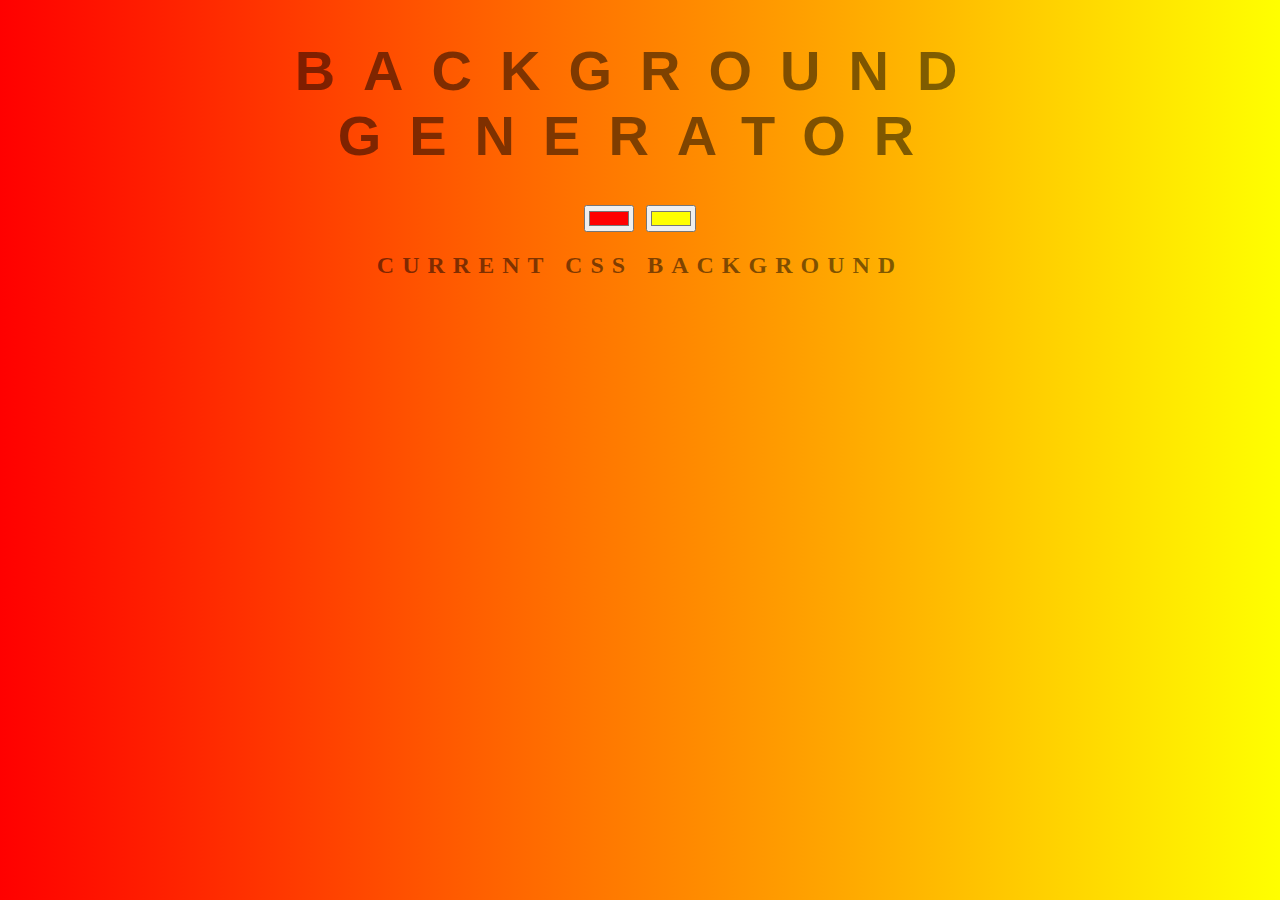
<file: Background_Generator.html>
<!DOCTYPE html>
<html>
<head>
	<title>Gradient Background</title>
	<link rel="stylesheet" type="text/css">
    <style>
        body {
	font: 'Raleway', sans-serif;
    color: rgba(0,0,0,.5);
    text-align: center;
    text-transform: uppercase;
    letter-spacing: .5em;
    top: 15%;
	background: linear-gradient(to right, red , yellow); /* Standard syntax */
}

h1 {
    font: 600 3.5em 'Raleway', sans-serif;
    color: rgba(0,0,0,.5);
    text-align: center;
    text-transform: uppercase;
    letter-spacing: .5em;
    width: 100%;
}

h3 {
	font: 900 1em 'Raleway', sans-serif;
    color: rgba(0,0,0,.5);
    text-align: center;
    text-transform: none;
    letter-spacing: 0.01em;

}
    </style>
</head>
<body id = "gradient">
	<h1>Background Generator</h1>
	<input class = "color1" type="color" name="color1" value = "#ff0000">
	<input class = "color2" type="color" name="color2" value = "#ffff00">
	<h2>Current CSS Background</h2>
	<h3></h3>
	<script type="text/javascript">
        var css = document.querySelector("h3");
var color1 = document.querySelector(".color1");
var color2 = document.querySelector(".color2");
var body = document.getElementById("gradient");

function setGradient() {
	body.style.background = 
		"linear-gradient(to right, " 
		+ color1.value 
		+ ", "
		+ color2.value 
		+")";

	css.textContent = body.style.background + ";";
}

color1.addEventListener("input", setGradient)

color2.addEventListener("input", setGradient)
    </script>
</body>
</html>
</file>
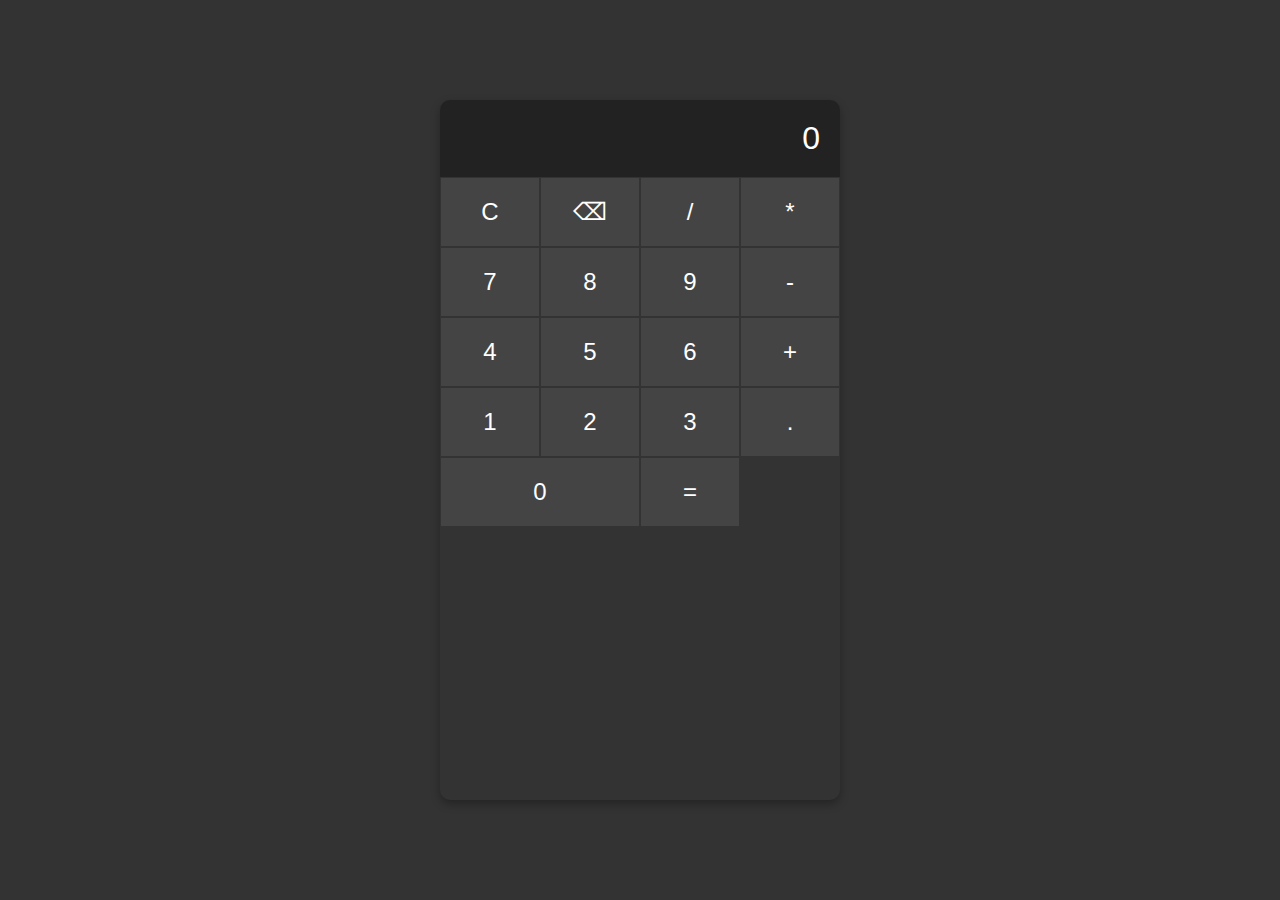
<file: Calculator.html>
<!DOCTYPE html>
<html lang="en">
<head>
    <meta charset="UTF-8">
    <meta name="viewport" content="width=device-width, initial-scale=1.0, user-scalable=no">
    <title>Full-Screen Responsive Calculator</title>
    <style>
        /* Reset some default styles */
        * {
            margin: 0;
            padding: 0;
            box-sizing: border-box;
        }

        /* Fullscreen styling for mobile and tablet */
        html, body {
            width: 100vw;
            height: 100vh;
            display: flex;
            justify-content: center;
            align-items: center;
            font-family: Arial, sans-serif;
            overflow: hidden;
            background: #333;
        }

        .calculator {
            width: 100%;
            max-width: 400px;
            height: 100%;
            max-height: 700px;
            background: #333;
            border-radius: 10px;
            overflow: hidden;
            box-shadow: 0 4px 10px rgba(0, 0, 0, 0.3);
        }

        .display {
            padding: 20px;
            font-size: 2em;
            background: #222;
            color: #fff;
            text-align: right;
        }

        .buttons {
            display: grid;
            grid-template-columns: repeat(4, 1fr);
            flex-grow: 1;
        }

        button {
            padding: 20px;
            font-size: 1.5em;
            background: #444;
            color: #fff;
            border: 1px solid #333;
            cursor: pointer;
            transition: background 0.2s;
        }

        button:hover {
            background: #555;
        }

        /* Responsive adjustments for mobile */
        @media (max-width: 600px) {
            .display {
                font-size: 1.5em;
            }
            button {
                padding: 15px;
                font-size: 1.2em;
            }
        }
    </style>
</head>
<body>

<div class="calculator">
    <div class="display" id="display">0</div>
    <div class="buttons">
        <button onclick="clearDisplay()">C</button>
        <button onclick="backspace()">⌫</button>
        <button onclick="input('/')">/</button>
        <button onclick="input('*')">*</button>

        <button onclick="input(7)">7</button>
        <button onclick="input(8)">8</button>
        <button onclick="input(9)">9</button>
        <button onclick="input('-')">-</button>

        <button onclick="input(4)">4</button>
        <button onclick="input(5)">5</button>
        <button onclick="input(6)">6</button>
        <button onclick="input('+')">+</button>

        <button onclick="input(1)">1</button>
        <button onclick="input(2)">2</button>
        <button onclick="input(3)">3</button>
        <button onclick="input('.')">.</button>

        <button onclick="input(0)" style="grid-column: span 2;">0</button>
        <button onclick="calculate()">=</button>
    </div>
</div>

<script>
    let display = document.getElementById("display");

    function input(value) {
        if (display.innerText === "0") {
            display.innerText = value;
        } else {
            display.innerText += value;
        }
    }

    function clearDisplay() {
        display.innerText = "0";
    }

    function backspace() {
        if (display.innerText.length > 1) {
            display.innerText = display.innerText.slice(0, -1);
        } else {
            display.innerText = "0";
        }
    }

    function calculate() {
        try {
            display.innerText = eval(display.innerText);
        } catch {
            display.innerText = "Error";
        }
    }
</script>

</body>
</html>
</file>
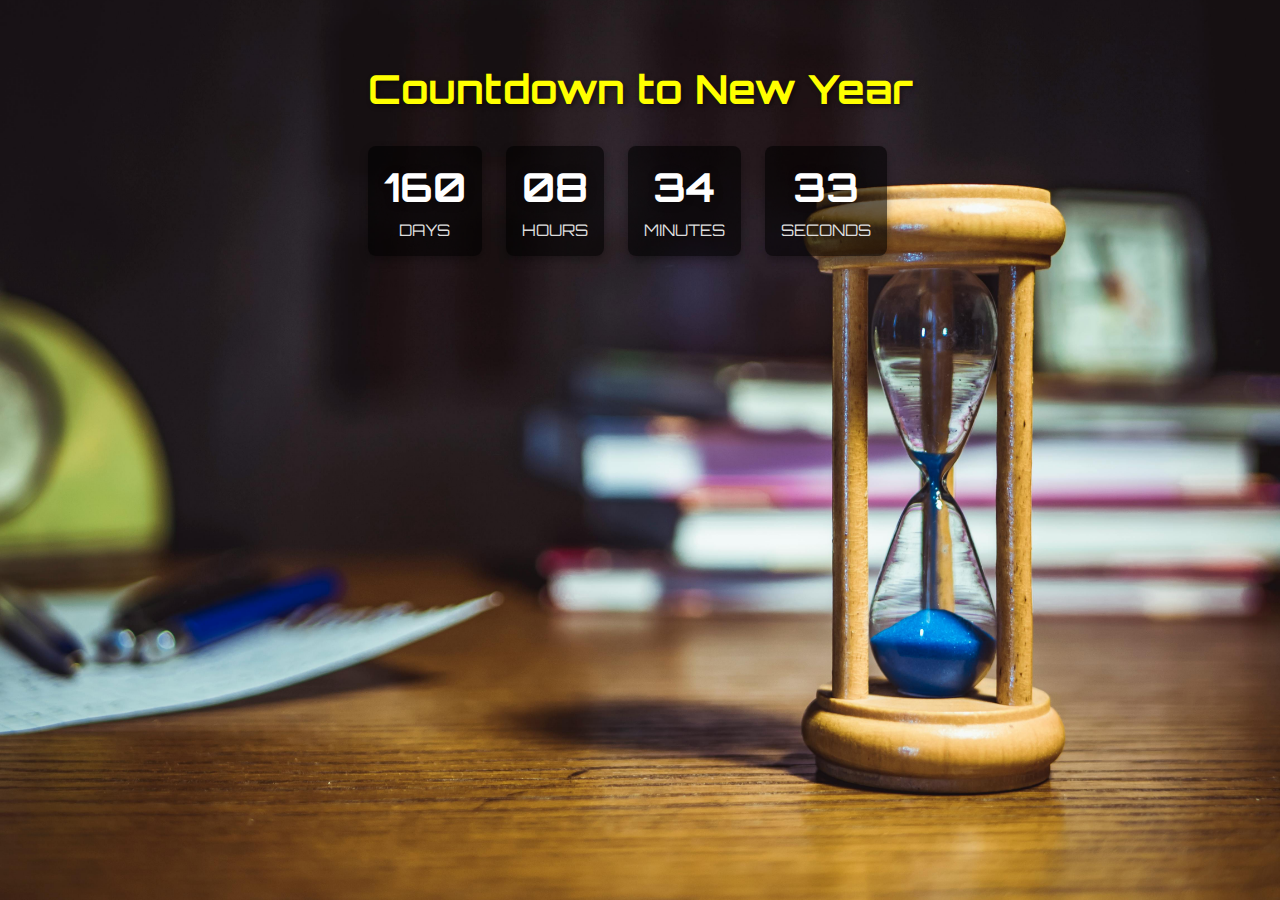
<file: count-down.html>
<!DOCTYPE html>
<html lang="en">
<head>
    <meta charset="UTF-8">
    <meta name="viewport" content="width=device-width, initial-scale=1.0">
    <style>
        @import url('https://fonts.googleapis.com/css2?family=Orbitron:wght@500&display=swap');
        
        * { box-sizing: border-box; margin: 0; padding: 0; }
        
        body {
            background-image: url('images/count-down.jpg');
            background-size: cover;
            background-position: center center;
            display: flex;
            flex-direction: column;
            align-items: center;
            font-family: 'Orbitron', sans-serif;
            min-height: 100vh;
            margin: 0;
            color: #ffffff;
            text-align: center;
        }

        h1 {
            font-size: 1.8rem;
            color: yellow;
            text-shadow: 2px 2px 5px rgba(0, 0, 0, 0.5);
            margin-top: 4rem;
        }

        /* Mobile-optimized countdown container */
        .countdown-c {
            display: grid;
            grid-template-columns: repeat(2, 1fr);
            gap: 1rem;
            width: 90%;
            max-width: 500px;
            margin-top: 2rem;
        }

        .count {
            background: rgba(0, 0, 0, 0.6);
            padding: 1rem;
            border-radius: 8px;
            box-shadow: 0 4px 8px rgba(0, 0, 0, 0.3);
        }

        .count span {
            display: block;
            font-size: 2rem;
            font-weight: bold;
            color: #ffffff;
            text-shadow: 1px 1px 10px rgba(0, 0, 0, 0.3);
        }

        .label {
            font-size: 0.9rem;
            color: #ddd;
            margin-top: 0.5rem;
            text-transform: uppercase;
        }

        /* Desktop view */
        @media (min-width: 768px) {
            h1 {
                font-size: 2.5rem;
            }
            .countdown-c {
                grid-template-columns: repeat(4, 1fr);
                gap: 1.5rem;
            }
            .count span {
                font-size: 2.5rem;
            }
            .label {
                font-size: 1rem;
            }
        }
    </style>
</head>
<body>
    <div>
        <h1>Countdown to New Year</h1>
        <div class="countdown-c">
            <div class="count">
                <span id="days">00</span>
                <div class="label">Days</div>
            </div>
            <div class="count">
                <span id="hours">00</span>
                <div class="label">Hours</div>
            </div>
            <div class="count">
                <span id="minutes">00</span>
                <div class="label">Minutes</div>
            </div>
            <div class="count">
                <span id="seconds">00</span>
                <div class="label">Seconds</div>
            </div>
        </div>
    </div>
    
    <script>
        const dayEl = document.getElementById("days");
        const hourEl = document.getElementById("hours");
        const minuteEl = document.getElementById("minutes");
        const secondEl = document.getElementById("seconds");

        function countdown() {
            const currentDate = new Date();
            const nextYear = currentDate.getFullYear() + 1;
            const newYearDate = new Date(`January 1, ${nextYear} 00:00:00`);
            const totalSeconds = (newYearDate - currentDate) / 1000;

            const days = Math.floor(totalSeconds / 3600 / 24);
            const hours = Math.floor((totalSeconds / 3600) % 24);
            const minutes = Math.floor((totalSeconds / 60) % 60);
            const seconds = Math.floor(totalSeconds % 60);

            dayEl.innerHTML = formatTime(days);
            hourEl.innerHTML = formatTime(hours);
            minuteEl.innerHTML = formatTime(minutes);
            secondEl.innerHTML = formatTime(seconds);
        }

        function formatTime(time) {
            return time < 10 ? `0${time}` : time;
        }

        countdown();
        setInterval(countdown, 1000);
    </script>
</body>
</html>
</file>
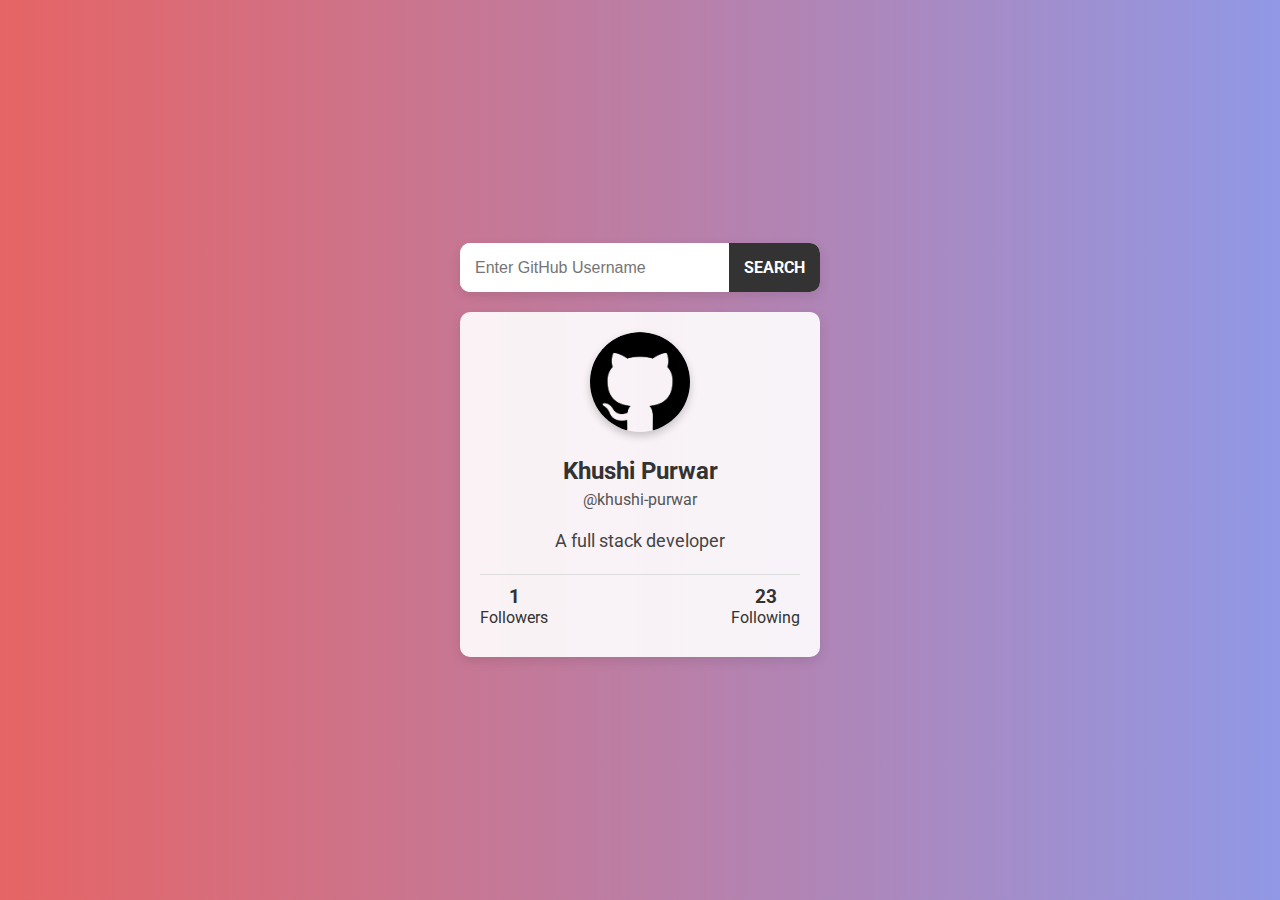
<file: Github_user.html>
<!DOCTYPE html>
<html lang="en">
<head>
    <meta charset="UTF-8" />
    <meta http-equiv="X-UA-Compatible" content="IE=edge" />
    <meta name="viewport" content="width=device-width, initial-scale=1.0" />
    <title>GitHub Profile Finder</title>

    <!-- Google Fonts -->
    <link rel="preconnect" href="https://fonts.googleapis.com" />
    <link rel="preconnect" href="https://fonts.gstatic.com" crossorigin />
    <link
        href="https://fonts.googleapis.com/css2?family=Roboto:wght@400;700&display=swap"
        rel="stylesheet"
    />

    <style>
    * {
        margin: 0;
        padding: 0;
        box-sizing: border-box;
    }

    body {
        font-family: 'Roboto', sans-serif;
        background: linear-gradient(to right, #e66465, #9198e5);
        display: flex;
        justify-content: center;
        align-items: center;
        min-height: 100vh;
        color: #333;
    }

    .container {
        width: 100%;
        max-width: 400px;
        padding: 20px;
    }

    .search-container {
        display: flex;
        width: 100%;
        background-color: #fff;
        border-radius: 10px;
        overflow: hidden;
        box-shadow: 0 4px 12px rgba(0, 0, 0, 0.1);
    }

    #input {
        width: 100%;
        padding: 15px;
        border: none;
        outline: none;
        font-size: 1rem;
    }

    #search {
        padding: 15px;
        background-color: #333;
        color: #fff;
        cursor: pointer;
        text-transform: uppercase;
        display: flex;
        align-items: center;
        justify-content: center;
        font-weight: bold;
        transition: background 0.3s;
    }

    #search:hover {
        background-color: #555;
    }

    .profile-card {
        background-color: rgba(255, 255, 255, 0.9);
        margin-top: 20px;
        border-radius: 10px;
        overflow: hidden;
        box-shadow: 0 4px 12px rgba(0, 0, 0, 0.1);
        padding: 20px;
        text-align: center;
        display: flex;
        flex-direction: column;
        align-items: center;
    }

    #prof-img {
        height: 100px;
        width: 100px;
        border-radius: 50%;
        object-fit: cover;
        margin-bottom: 15px;
        box-shadow: 0 4px 8px rgba(0, 0, 0, 0.2);
    }

    .name {
        font-size: 1.5rem;
        font-weight: bold;
        color: #333;
        margin-top: 10px;
    }

    #username {
        font-size: 1rem;
        color: #555;
        text-decoration: none;
        margin-top: 5px;
        display: inline-block;
    }

    .bio {
        font-size: 1.1rem;
        color: #444;
        margin: 20px 0;
        line-height: 1.4;
        padding: 0 15px;
        word-wrap: break-word;
    }

    .follow {
        display: flex;
        justify-content: space-between;
        width: 100%;
        font-size: 1rem;
        padding: 10px 0;
        border-top: 1px solid #ddd;
        gap: 10px;
    }

    .follow div {
        display: flex;
        flex-direction: column;
        align-items: center;
    }

    .follow span.no {
        font-size: 1.2rem;
        font-weight: 700;
        color: #333;
    }

    @media screen and (max-width: 600px) {
        .container {
            padding: 10px;
        }

        .search-container {
            flex-direction: column;
            gap: 10px;
        }

        #search {
            width: 100%;
            padding: 10px;
            font-size: 0.9rem;
        }

        .profile-card {
            padding: 15px;
            align-items: center;
        }

        #prof-img {
            height: 80px;
            width: 80px;
        }

        .name {
            font-size: 1.3rem;
        }

        #username {
            font-size: 0.9rem;
            overflow-wrap: break-word;
            max-width: 100%;
        }

        .bio {
            font-size: 1rem;
        }

        .follow {
            flex-direction: column;
            gap: 10px;
        }
    }
</style>

</head>
<body>
<div class="container">
    <div class="search-container">
        <input
            type="text"
            id="input"
            placeholder="Enter GitHub Username"
        />
        <div id="search" onclick="getUser()">Search</div>
    </div>

    <div class="profile-card">
        <img src="images/github-logo.png" alt="avatar" id="prof-img" />
        <span class="name" id="name">Khushi Purwar</span>
        <a href="#" id="username">@khushi-purwar</a>
        <div class="bio">
            <p id="bio">A full stack developer</p>
        </div>
        <div class="follow">
            <div class="followers">
                <span class="no" id="followers">1</span>
                Followers
            </div>
            <div class="following">
                <span class="no" id="following">23</span>
                Following
            </div>
        </div>
    </div>
</div>

<script>
    const inputUser = document.querySelector("#input");
    const userImg = document.querySelector("#prof-img");
    const nameEl = document.querySelector("#name");
    const usernameEl = document.querySelector("#username");
    const bioEl = document.querySelector("#bio");
    const reposEl = document.querySelector("#repo");
    const followersEl = document.querySelector("#followers");
    const followingEl = document.querySelector("#following");

    const fetchUser = (user_name) => {
        fetch(`https://api.github.com/users/${user_name}`)
            .then((response) => response.json())
            .then((jsonData) => {
                if (jsonData.message === "Not Found") {
                    alert("User Not Found");
                    return;
                }

                // Update elements with user data
                userImg.src = jsonData.avatar_url || "github-logo.png";
                nameEl.textContent = jsonData.name || "No name available";
                usernameEl.textContent = `@${jsonData.login}`;
                usernameEl.href = jsonData.html_url;
                bioEl.textContent = jsonData.bio || "No bio available";
                reposEl.textContent = jsonData.public_repos;
                followersEl.textContent = jsonData.followers;
                followingEl.textContent = jsonData.following;
            })
            .catch((error) => {
                console.log("Error fetching user:", error);
            });
    }

    const getUser = () => {
        const user_name = inputUser.value.trim();
        if (user_name.length === 0) {
            alert("Please enter a valid GitHub username");
        } else {
            fetchUser(user_name);
        }
        inputUser.value = "";
    }
</script>
</body>
</html>
</file>
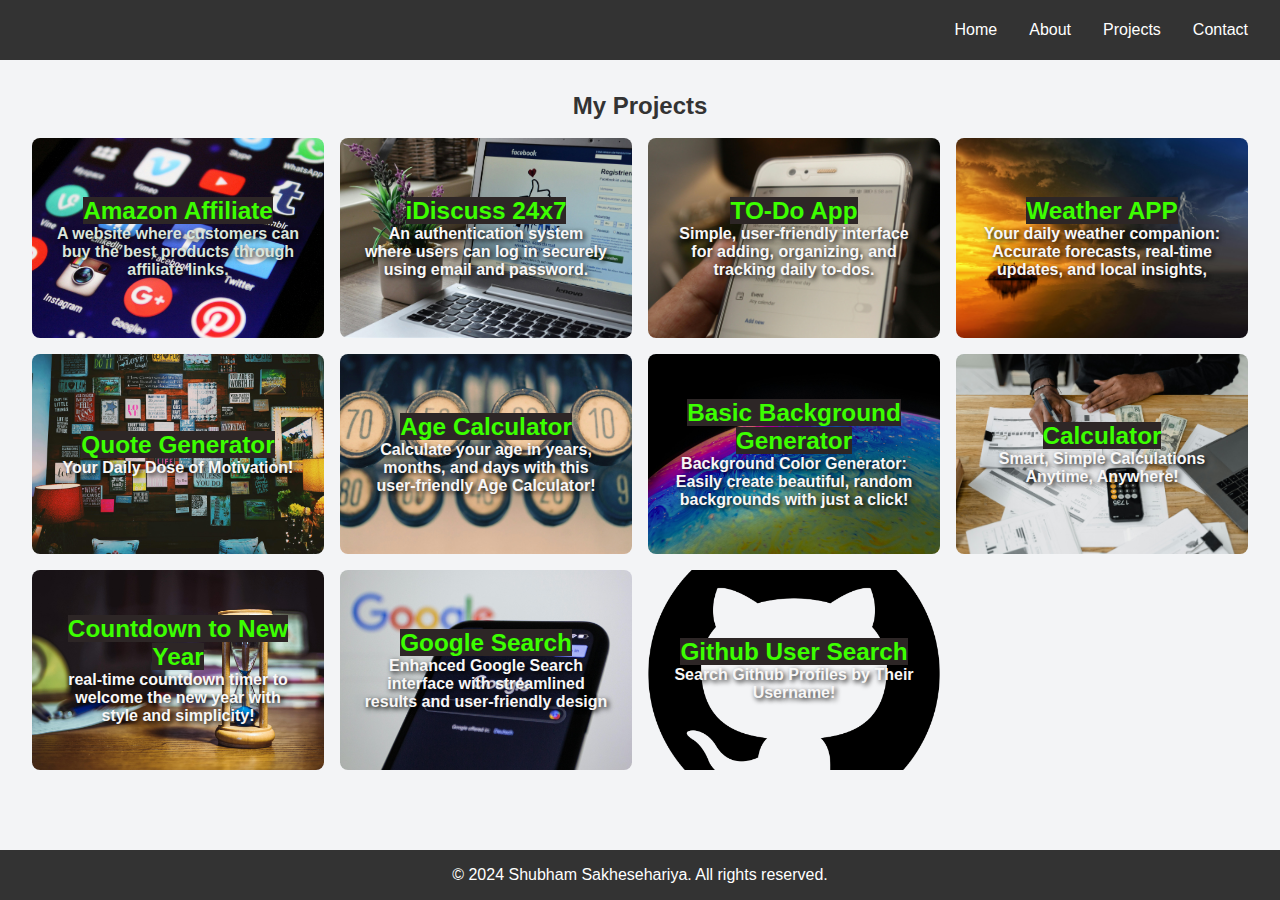
<file: projects.html>
<!DOCTYPE html>
<html lang="en">
<head>
    <meta charset="UTF-8">
    <meta name="viewport" content="width=device-width, initial-scale=1.0">
    <meta http-equiv="X-UA-Compatible" content="IE=edge">
    <title>Shubham's Projects</title>
    <link rel="stylesheet" href="https://cdnjs.cloudflare.com/ajax/libs/font-awesome/5.15.4/css/all.min.css">
    <style>
        /* Reset and Basic Styles */
        * {
            margin: 0;
            padding: 0;
            box-sizing: border-box;
            font-family: Arial, sans-serif;
        }
        body {
            display: flex;
            flex-direction: column;
            min-height: 100vh;
            background-color: #f3f4f6;
            color: #333;
        }
        h1, h2 {
            color: #333;
        }
        
        /* Navbar */
        nav {
            width: 100%;
            background: #333;
            color: white;
            padding: 1em;
            display: flex;
            justify-content: space-between;
            align-items: center;
        }
        nav .logo h1 {
            font-size: 1.5rem;
        }
        nav .nav-links {
            list-style: none;
            display: flex;
        }
        nav .nav-links li {
            margin: 0 1em;
        }
        nav .nav-links a {
            color: white;
            text-decoration: none;
        }
        /* Burger Menu */
        .burger {
            display: none;
            cursor: pointer;
        }
        .burger div {
            width: 25px;
            height: 3px;
            background-color: white;
            margin: 5px;
            transition: 0.3s;
        }
        
        /* Responsive Navbar */
        @media (max-width: 768px) {
            .nav-links {
                position: absolute;
                right: 0;
                height: 100vh;
                top: 0;
                background: #333;
                flex-direction: column;
                align-items: center;
                width: 100%;
                transform: translateX(100%);
                transition: transform 0.3s ease-in;
            }
            .nav-links.nav-active {
                transform: translateX(0%);
            }
            .burger {
                display: block;
            }
        }
        
        /* Projects Section */
        .section {
            padding: 2em;
            text-align: center;
        }
        .project-list {
            display: grid;
            grid-template-columns: repeat(auto-fit, minmax(250px, 1fr));
            gap: 1em;
        }
        .project-item {
            background-size: cover;
            background-position: center;
            color: white;
            padding: 1.5em;
            border-radius: 8px;
            display: flex;
            flex-direction: column;
            justify-content: center;
            align-items: center;
            min-height: 200px;
        }
        .project-item h3 a {
            text-decoration: none;
            color: inherit;
            font-size: 1.3em;
        }
        
        /* Footer */
        footer {
            text-align: center;
            background: #333;
            color: white;
            padding: 1em;
            margin-top: auto;
        }
    </style>
</head>
<body>

<!-- Navbar -->
<nav>
    <div class="logo">
        <h1>Shubham This Side</h1>
    </div>
    <ul class="nav-links" id="nav-links">
        <li><a href="index.html">Home</a></li>
        <li><a href="#about">About</a></li>
        <li><a href="projects.html">Projects</a></li>
        <li><a href="#contact">Contact</a></li>
    </ul>
    <div class="burger" id="burger">
        <div class="line1"></div>
        <div class="line2"></div>
        <div class="line3"></div>
    </div>
</nav>

<!-- Projects Section -->
<section id="projects" class="section projects">
    <h2>My Projects</h2>
    <br>
    <div class="project-list">
        <div class="project-item" style="background-image: url('images/Affiliate.jpg');">
            <h3><a href="http://amazon-affiliate.42web.io/?i=1" style="color: rgb(60, 255, 0);background-color: rgb(45, 38, 38);font-weight: bolder;">Amazon Affiliate</a></h3>
            <p style="font-weight: bold;color: rgb(218, 229, 220);text-shadow: 2px 2px 5px black;">A website where customers can buy the best products through affiliate links.</p>
        </div>
        <div class="project-item" style="background-image: url('images/Autheentication.jpg');">
            <h3><a href="http://authentication-sys.rf.gd/?i=1" style="color: rgb(60, 255, 0);background-color: rgb(45, 38, 38);font-weight: bolder;">iDiscuss 24x7</a></h3>
            <p style="font-weight: bold;color: rgb(248, 247, 247);text-shadow: 2px 2px 5px black;">An authentication system where users can log in securely using email and password.</p>
        </div>
        <div class="project-item" style="background-image: url('images/TO-DO-APP.jpg');">
            <h3><a href="to_do_app.html" style="color: rgb(60, 255, 0);background-color: rgb(45, 38, 38);font-weight: bolder;">TO-Do App</a></h3>
            <p style="font-weight: bold;color: rgb(248, 247, 247);text-shadow: 2px 2px 5px black;">Simple, user-friendly interface for adding, organizing, and tracking daily to-dos.</p>
        </div>
        <div class="project-item" style="background-image: url('images/weather.jpg');">
            <h3><a href="weather.html" style="color: rgb(60, 255, 0);background-color: rgb(45, 38, 38);font-weight: bolder;">Weather APP</a></h3>
            <p style="font-weight: bold;color: rgb(248, 247, 247);text-shadow: 2px 2px 5px black;">Your daily weather companion: Accurate forecasts, real-time updates, and local insights,</p>
        </div>
        <div class="project-item" style="background-image: url('images/quote.jpg');">
            <h3><a href="Ai_quote_generator.html" style="color: rgb(60, 255, 0);background-color: rgb(45, 38, 38);font-weight: bolder;">Quote Generator</a></h3>
            <p style="font-weight: bold;color: rgb(248, 247, 247);text-shadow: 2px 2px 5px black;">Your Daily Dose of Motivation!</p>
        </div>
        <div class="project-item" style="background-image: url('images/Age.jpg');">
            <h3><a href="Age_Calculator.html" style="color: rgb(60, 255, 0);background-color: rgb(45, 38, 38);font-weight: bolder;">Age Calculator</a></h3>
            <p style="font-weight: bold;color: rgb(248, 247, 247);text-shadow: 2px 2px 5px black;">Calculate your age in years, months, and days with this user-friendly Age Calculator!</p>
        </div>
        <div class="project-item" style="background-image: url('images/bgcolor.jpg');">
            <h3><a href="Background_Generator.html" style="color: rgb(60, 255, 0);background-color: rgb(45, 38, 38);font-weight: bolder;">Basic Background Generator</a></h3>
            <p style="font-weight: bold;color: rgb(248, 247, 247);text-shadow: 2px 2px 5px black;">Background Color Generator: Easily create beautiful, random backgrounds with just a click!</p>
        </div>
        <div class="project-item" style="background-image: url('images/Calculator.jpg');">
                <h3><a href="Calculator.html" style="color: rgb(60, 255, 0);background-color: rgb(45, 38, 38);font-weight: bolder;">Calculator</a></h3>
                <p style="font-weight: bold;color: rgb(248, 247, 247);text-shadow: 2px 2px 5px black;">Smart, Simple Calculations Anytime, Anywhere!</p>
        </div>
       <div class="project-item" style="background-image: url('images/count-down.jpg');">
                <h3><a href="count-down.html" style="color: rgb(60, 255, 0);background-color: rgb(45, 38, 38);font-weight: bolder;">Countdown to New Year</a></h3>
                <p style="font-weight: bold;color: rgb(248, 247, 247);text-shadow: 2px 2px 5px black;">real-time countdown timer to welcome the new year with style and simplicity!</p>
        </div>
        <div class="project-item" style="background-image: url('images/Google.jpg');">
                <h3><a href="Google.html" style="color: rgb(60, 255, 0);background-color: rgb(45, 38, 38);font-weight: bolder;">Google Search</a></h3>
                <p style="font-weight: bold;color: rgb(248, 247, 247);text-shadow: 2px 2px 5px black;">Enhanced Google Search interface with streamlined results and user-friendly design</p>
        </div>
        <div class="project-item" style="background-image: url('images/github-logo.png');">
                <h3><a href="Github_user.html" style="color: rgb(60, 255, 0);background-color: rgb(45, 38, 38);font-weight: bolder;">Github User Search </a></h3>
                <p style="font-weight: bold;color: rgb(248, 247, 247);text-shadow: 2px 2px 5px black;">Search Github Profiles by Their Username!</p>
        </div>
    </div>
</section>

<!-- Footer -->
<footer>
    <p>&copy; 2024 Shubham Sakhesehariya. All rights reserved.</p>
</footer>

<!-- JavaScript -->
<script>
    document.addEventListener("DOMContentLoaded", function() {
        const burger = document.getElementById('burger');
        const navLinks = document.getElementById('nav-links');

        burger.addEventListener('click', function() {
            navLinks.classList.toggle('nav-active');
        });
    });
</script>

</body>
</html>
</file>
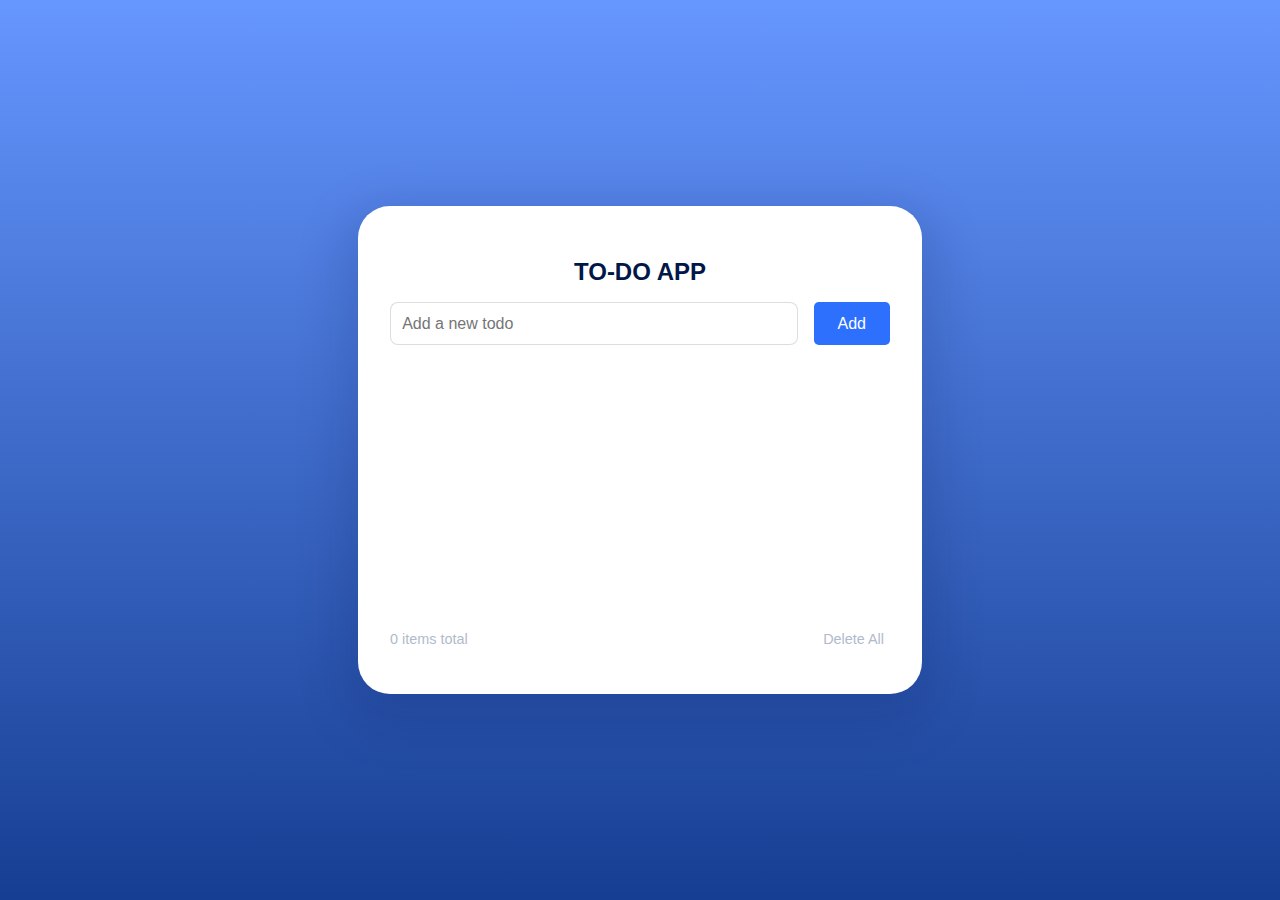
<file: to_do_app.html>
<!DOCTYPE html>
<html lang="en">
  <head>
    <meta charset="UTF-8" />
    <meta name="viewport" content="width=device-width, initial-scale=1.0" />
    <title>Todo</title>
    <style>
        :root {
            --gradient: linear-gradient(180deg, rgba(45, 112, 1253, 0.73) 0%, #163e92 100%);
            --dark: #001747;
            --grey: #b1bacb;
            --grey-border: rgba(210, 210, 210, 0.75);
            --grey-light: #eeeeee;
            --blue: #2d70fd;
            --green: #00d8a7;
            --white: #ffffff;
        }
        body {
            background: var(--gradient);
            margin: 0;
            height: 100vh;
            display: flex;
            flex-direction: column;
            justify-content: center;
            align-items: center;
            font-family: sans-serif;
            overflow: hidden;
        }
        .todo {
            display: flex;
            flex-direction: column;
            justify-content: space-around;
            border-radius: 2rem;
            background: var(--white);
            padding: 2rem;
            box-shadow: 0 1rem 3rem 1rem rgba(0, 23, 71, 0.15);
            width: 90%;
            max-width: 500px;
        }
        h2 {
            text-transform: uppercase;
            color: var(--dark);
            text-align: center;
            margin-bottom: 1rem;
        }
        .input {
            display: flex;
            width: 100%;
            gap: 1rem;
        }
        .input-field {
            flex: 1;
            padding: 0.7rem;
            font-size: 1rem;
            border: 1px solid var(--grey-border);
            border-radius: 0.5rem;
        }
        .btn {
            padding: 0.7rem 1.5rem;
            font-size: 1rem;
            color: var(--white);
            background-color: var(--blue);
            border: none;
            border-radius: 0.3rem;
            cursor: pointer;
        }
        ul {
            list-style: none;
            padding: 0;
            margin: 1rem 0;
            height: 15rem;
            overflow-y: auto;
        }
        .todo-container {
            display: flex;
            gap: 1rem;
            align-items: center;
        }
        .counter-container {
            display: flex;
            justify-content: space-between;
            color: var(--grey);
            font-size: 0.9rem;
        }
        .counter-container button {
            border: none;
            background-color: transparent;
            color: var(--grey);
            cursor: pointer;
            font-size: 0.9rem;
        }
        .scroll::-webkit-scrollbar {
            width: 0.5rem;
        }
        .scroll::-webkit-scrollbar-thumb {
            background-color: var(--blue);
            border-radius: 0.5rem;
        }
        input[type="checkbox"] {
            appearance: none;
            cursor: pointer;
        }
        input[type="checkbox"]::before {
            content: "\2713";
            display: inline-block;
            width: 1.5rem;
            height: 1.5rem;
            font-size: 1.5rem;
            text-align: center;
            color: transparent;
            border: 1px solid var(--grey-border);
            border-radius: 50%;
        }
        input[type="checkbox"]:checked::before {
            color: var(--white);
            background-color: var(--green);
            border: 1px solid var(--green);
        }
        @media (max-width: 500px) {
            .todo {
                padding: 1.5rem;
            }
            h2 {
                font-size: 1.5rem;
            }
            .input-field {
                padding: 0.6rem;
            }
            .btn {
                padding: 0.6rem 1.2rem;
                font-size: 0.9rem;
            }
            ul {
                height: 12rem;
            }
        }
    </style>
  </head>
  <body>
    <section class="todo">
      <h2>To-do app</h2>
      <div class="input">
        <input type="text" class="input-field" id="todoInput" placeholder="Add a new todo" />
        <button class="btn" id="addButton">Add</button>
      </div>
      <ul class="scroll" id="todoList"></ul>
      <div class="counter-container">
        <p><span id="todoCount">0</span> items total</p>
        <button id="deleteButton">Delete All</button>
      </div>
    </section>

    <script>
        let todo = JSON.parse(localStorage.getItem("todo")) || [];
        const todoInput = document.getElementById("todoInput");
        const todoList = document.getElementById("todoList");
        const todoCount = document.getElementById("todoCount");
        const addButton = document.getElementById("addButton");
        const deleteButton = document.getElementById("deleteButton");

        document.addEventListener("DOMContentLoaded", function () {
            addButton.addEventListener("click", addTask);
            todoInput.addEventListener("keydown", function (event) {
                if (event.key === "Enter") {
                    event.preventDefault();
                    addTask();
                }
            });
            deleteButton.addEventListener("click", deleteAllTasks);
            displayTasks();
        });

        function addTask() {
            const newTask = todoInput.value.trim();
            if (newTask !== "") {
                todo.push({ text: newTask, disabled: false });
                saveToLocalStorage();
                todoInput.value = "";
                displayTasks();
            }
        }

        function displayTasks() {
            todoList.innerHTML = "";
            todo.forEach((item, index) => {
                const todoContainer = document.createElement("li");
                const todoHtml = `
                    <div class="todo-container">
                        <input type="checkbox" class="todo-checkbox" ${item.disabled ? "checked" : ""} onclick="toggleTask(${index})">
                        <p id="todo-${index}" class="${item.disabled ? "disabled" : ""}" onclick="editTask(${index})">${item.text}</p>
                    </div>`;
                todoContainer.innerHTML = todoHtml;
                todoList.appendChild(todoContainer);
            });
            todoCount.textContent = todo.length;
        }

        function editTask(index) {
            const todoItem = document.getElementById(`todo-${index}`);
            const inputElement = document.createElement("input");
            inputElement.value = todo[index].text;
            todoItem.replaceWith(inputElement);
            inputElement.focus();
            inputElement.addEventListener("blur", function () {
                const updatedText = inputElement.value.trim();
                if (updatedText) {
                    todo[index].text = updatedText;
                    saveToLocalStorage();
                }
                displayTasks();
            });
        }

        function toggleTask(index) {
            todo[index].disabled = !todo[index].disabled;
            saveToLocalStorage();
            displayTasks();
        }

        function deleteAllTasks() {
            todo = [];
            saveToLocalStorage();
            displayTasks();
        }

        function saveToLocalStorage() {
            localStorage.setItem("todo", JSON.stringify(todo));
        }
    </script>
  </body>
</html>
</file>
<file: style.css>
/* Global Styles */
        * {
            margin: 0;
            padding: 0;
            box-sizing: border-box;
            font-family: 'Arial', sans-serif;
        }

        body {
            overflow-x: hidden;
            scroll-behavior: smooth;
        }

        nav {
            display: flex;
            justify-content: space-between;
            align-items: center;
            padding: 10px 20px;
            background-color: #333; /* Default background color */
            position: relative;
        }

/* Logo Styles */
.logo h1 {
    color: rgb(19, 228, 29);
    font-size: 24px;
}

/* Navigation Links Styles */
.nav-links {
    display: flex;
    gap: 20px; /* Space between links */
    transition: max-height 0.5s ease, opacity 0.5s ease; /* Transition for smooth effect */
    max-height: 0; /* Initially hide the menu */
    overflow: hidden; /* Hide overflow */
    opacity: 0; /* Start with zero opacity */
}

/* Show the menu when active */
.nav-active {
    max-height: 200px; /* Adjust based on number of links */
    opacity: 1; /* Fully visible */
}

        nav .nav-links li {
            margin-left: 20px;
        }

        nav .nav-links a {
            color: white;
            text-decoration: none;
            font-size: 1.2rem;
            transition: 0.3s;
        }

        nav .nav-links a:hover {
            color: #e91e63;
        }

/* Burger Menu Styles */
.burger {
    display: none;
    flex-direction: column;
    cursor: pointer;
}

.burger div {
    width: 25px;
    height: 3px;
    background-color: white;
    margin: 4px;
    transition: all 0.3s ease;
}

/* Modern Hero Section */
.hero {
    height: 100vh; /* Full screen height */
    display: flex;
    justify-content: center;
    align-items: center;
    background: url('images/3.jpg') no-repeat center center/cover;
    position: relative;
    color: white;
}

/* Background Overlay */
.hero-overlay {
    position: absolute;
    top: 0;
    left: 0;
    width: 100%;
    height: 100%;
    background: rgba(0, 0, 0, 0.6); /* Dark gradient overlay to make the text stand out */
}


.hero-container {
    z-index: 1; /* Ensures content stays above the overlay */
    display: flex;
    flex-direction: column;
    align-items: center;
    text-align: center;
    padding: 50px;
}

/* Round Hero Image */
.hero-image {
    width: 300px; /* Set the width for the container */
    height: 300px; /* Set height equal to width for a perfect circle */
    overflow: hidden; /* Hide overflow to maintain circular shape */
    border-radius: 50%; /* Make the image round */
    box-shadow: 0 8px 16px rgba(0, 0, 0, 0.5); /* Add shadow for depth */
}

/* Modern Hero Image */
.hero-image img {
    width: 100%; /* Make the image fill the container */
    height: 100%; /* Ensure the image covers the circular container */
    object-fit: cover; /* Ensure the image maintains aspect ratio */
    transform: scale(1.1); /* Keep the zoom effect */
}

.hero-text p {
    font-size: 1.5rem;
    font-weight: 300;
    margin-bottom: 40px;
    color: #ddd;
}

/* Modern Hero Text */
.hero-text h2 {
    font-size: 3.5rem;
    font-weight: 700;
    margin-bottom: 20px;
    letter-spacing: 2px;
    color: #fff;
}

/* .hero p {
    font-size: 1.5rem;
    margin-bottom: 20px;
} */

/* Modern CTA Button */
.cta {
    padding: 15px 40px;
    background-color: #e91e63;
    color: white;
    text-decoration: none;
    font-size: 1.2rem;
    border-radius: 50px;
    transition: all 0.3s ease;
}

.cta:hover {
    background-color: #d81b60;
    transform: translateY(-5px);
}
        .section {
            padding: 100px 50px;
            text-align: center;
        }

        /* About Section */
.about {
    padding: 100px 50px;
    text-align: center;
    background-color: #f4f4f4;
}

.about h2 {
    font-size: 2.5rem;
    margin-bottom: 20px;
    color: #333;
}

.about-skills {
    margin-top: 50px;
}

/* Skill Bars */
.skill {
    margin-bottom: 30px;
}

.skill h3 {
    font-size: 1.5rem;
    margin-bottom: 10px;
    display: flex;
    align-items: center;
    justify-content: center;
    color: #333;
}

.skill h3 i {
    margin-right: 10px;
    color: #e91e63;
}

.skill-bar {
    width: 100%;
    background-color: #ddd;
    border-radius: 10px;
    overflow: hidden;
    height: 30px;
    margin: 0 auto;
    max-width: 600px;
}

.skill-level {
    height: 100%;
    line-height: 30px;
    color: white;
    text-align: right;
    padding-right: 10px;
    border-radius: 10px;
}

.html {
    width: 90%;
    background-color: #e44d26;
}

.css {
    width: 85%;
    background-color: #264de4;
}

.js {
    width: 75%;
    background-color: #f0db4f;
}

.php {
    width: 80%;
    background-color: #777bb4;
}

.laravel {
    width: 70%;
    background-color: #ff2d20;
}


.project-list {
    display: flex;
    justify-content: space-around;
    }

    .project-item {
    width: 30%;
    height: 300px; /* Set a fixed height for the project item */
    background-size: cover; /* Ensure the background image covers the entire project item */
    background-position: center; /* Center the background image */
    background-repeat: no-repeat; /* Prevent repeating of the background image */
    display: flex;
    flex-direction: column;
    justify-content: flex-end;
    padding: 20px;
    color: white;
    box-shadow: 0 4px 8px rgba(0,0,0,0.1);
    transition: transform 0.3s ease, box-shadow 0.3s ease;
    position: relative;
    border-radius: 10px; /* Optional: Rounds the corners */
    overflow: hidden;
}

.project-item h3, .project-item p {
    z-index: 2;
    position: relative;
}

.project-item::before {
    content: "";
    position: absolute;
    top: 0;
    left: 0;
    width: 100%;
    height: 100%;
    background-color: rgba(0, 0, 0, 0.5); /* Dark overlay to make text more readable */
    z-index: 1;
}

.project-item:hover {
    transform: translateY(-10px);
    box-shadow: 0 8px 16px rgba(0, 0, 0, 0.2);
}

.contact {
    padding: 100px 50px;
    text-align: center;
    background-color: #f4f4f4;
}

.contact h2 {
    font-size: 2.5rem;
    margin-bottom: 20px;
    color: #333;
}

.contact p {
    font-size: 1.2rem;
    margin-bottom: 50px;
    color: #666;
}

/* Contact Cards */
.contact-cards {
    display: flex;
    justify-content: center;
    flex-wrap: wrap;
}

.contact-card {
    background-color: #fff;
    width: 250px;
    padding: 30px;
    margin: 20px;
    border-radius: 10px;
    box-shadow: 0 4px 8px rgba(0, 0, 0, 0.1);
    transition: transform 0.3s ease, box-shadow 0.3s ease;
    text-align: center;
    position: relative;
}

.contact-card:hover {
    transform: translateY(-10px);
    box-shadow: 0 8px 16px rgba(0, 0, 0, 0.2);
}

.contact-card i {
    font-size: 2rem;
    margin-bottom: 15px;
    color: #e91e63;
}

.contact-card h3 {
    font-size: 1.5rem;
    margin-bottom: 10px;
    color: #333;
}

.contact-card p a {
    color: #666;
    text-decoration: none;
    font-size: 1.1rem;
    white-space: normal; /* Allow the text to wrap normally */
    word-break: break-word; /* Break long words if needed */
}

.contact-card p a:hover {
    color: #e91e63;
}

        footer {
            background-color: #333;
            color: white;
            padding: 20px 0;
            text-align: center;
        }

        /* Animations */
        @keyframes fadeInUp {
            from {
                opacity: 0;
                transform: translateY(30px);
            }
            to {
                opacity: 1;
                transform: translateY(0);
            }
        }

      /* Media Queries for Mobile */
@media (max-width: 1600px) {
    .nav-links {
        flex-direction: column;
        position: absolute; /* Positioning */
        top: 60px; /* Below the navbar */
        left: 0;
        background-color: rgba(0, 0, 0, 0.9); /* Modern background with transparency */
        width: 100%; /* Full width */
        z-index: 999; /* Layering */
        padding: 20px 0; /* Add some padding */
    }

    .nav-links a {
        padding: 15px 20px; /* Spacing for links */
        color: white; /* Link color */
        text-align: center; /* Center align links */
        font-size: 18px; /* Larger font size */
        text-decoration: none; /* Remove underline */
        transition: background-color 0.3s ease; /* Background color transition */
    }

    .nav-links a:hover {
        background-color: rgba(255, 255, 255, 0.2); /* Hover effect */
    }

            .burger {
                display: flex;
            }

            .project-list {
                flex-direction: column;
                align-items: center;
            }

            .project-item {
                width: 80%;
                margin-bottom: 20px;
            }

            .hero-container {
        flex-direction: column;
    }

    .hero-image {
        margin-bottom: 20px;
    }

    .hero-text h2 {
        font-size: 2.5rem;
    }

    .hero-text p {
        font-size: 1.2rem;
    }

    .contact-cards {
        flex-direction: column;
        align-items: center;
    }

    .contact-card {
        width: 80%;
        margin-bottom: 20px;
    }
        }
</file>
